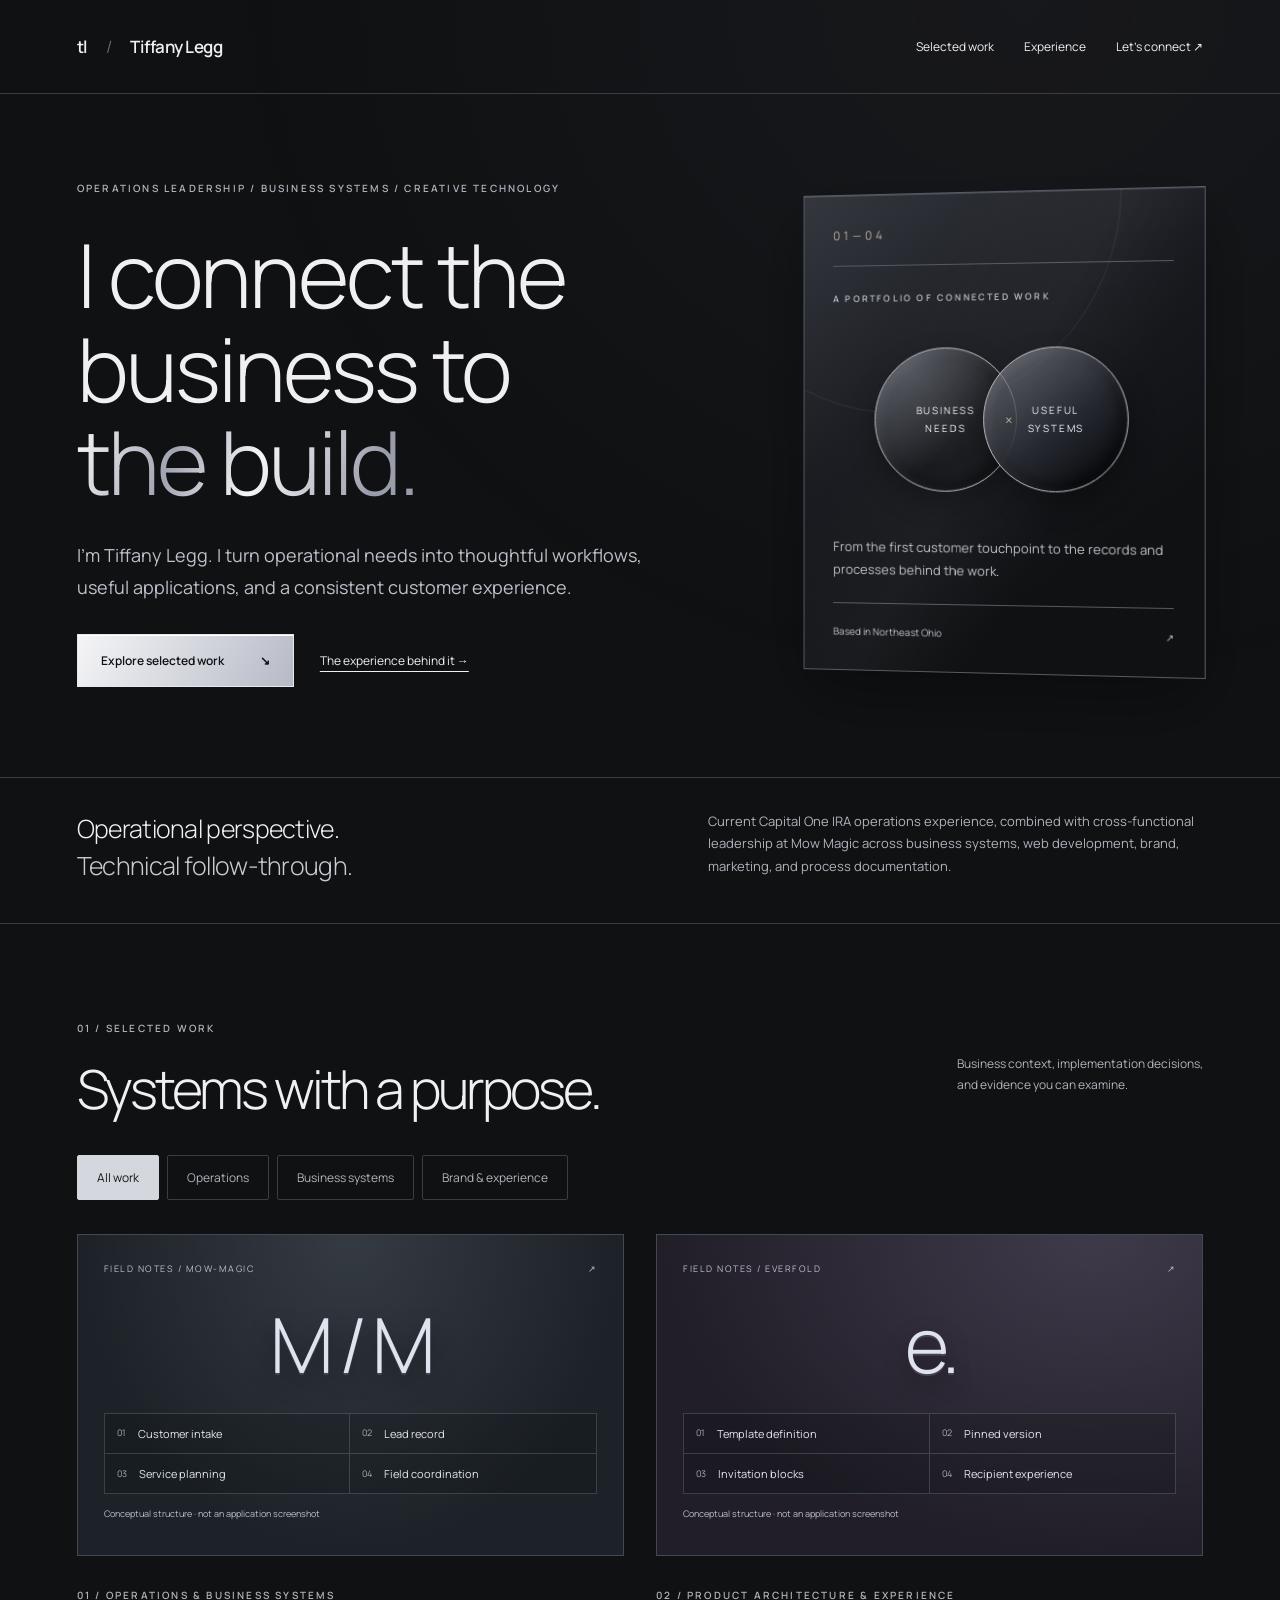
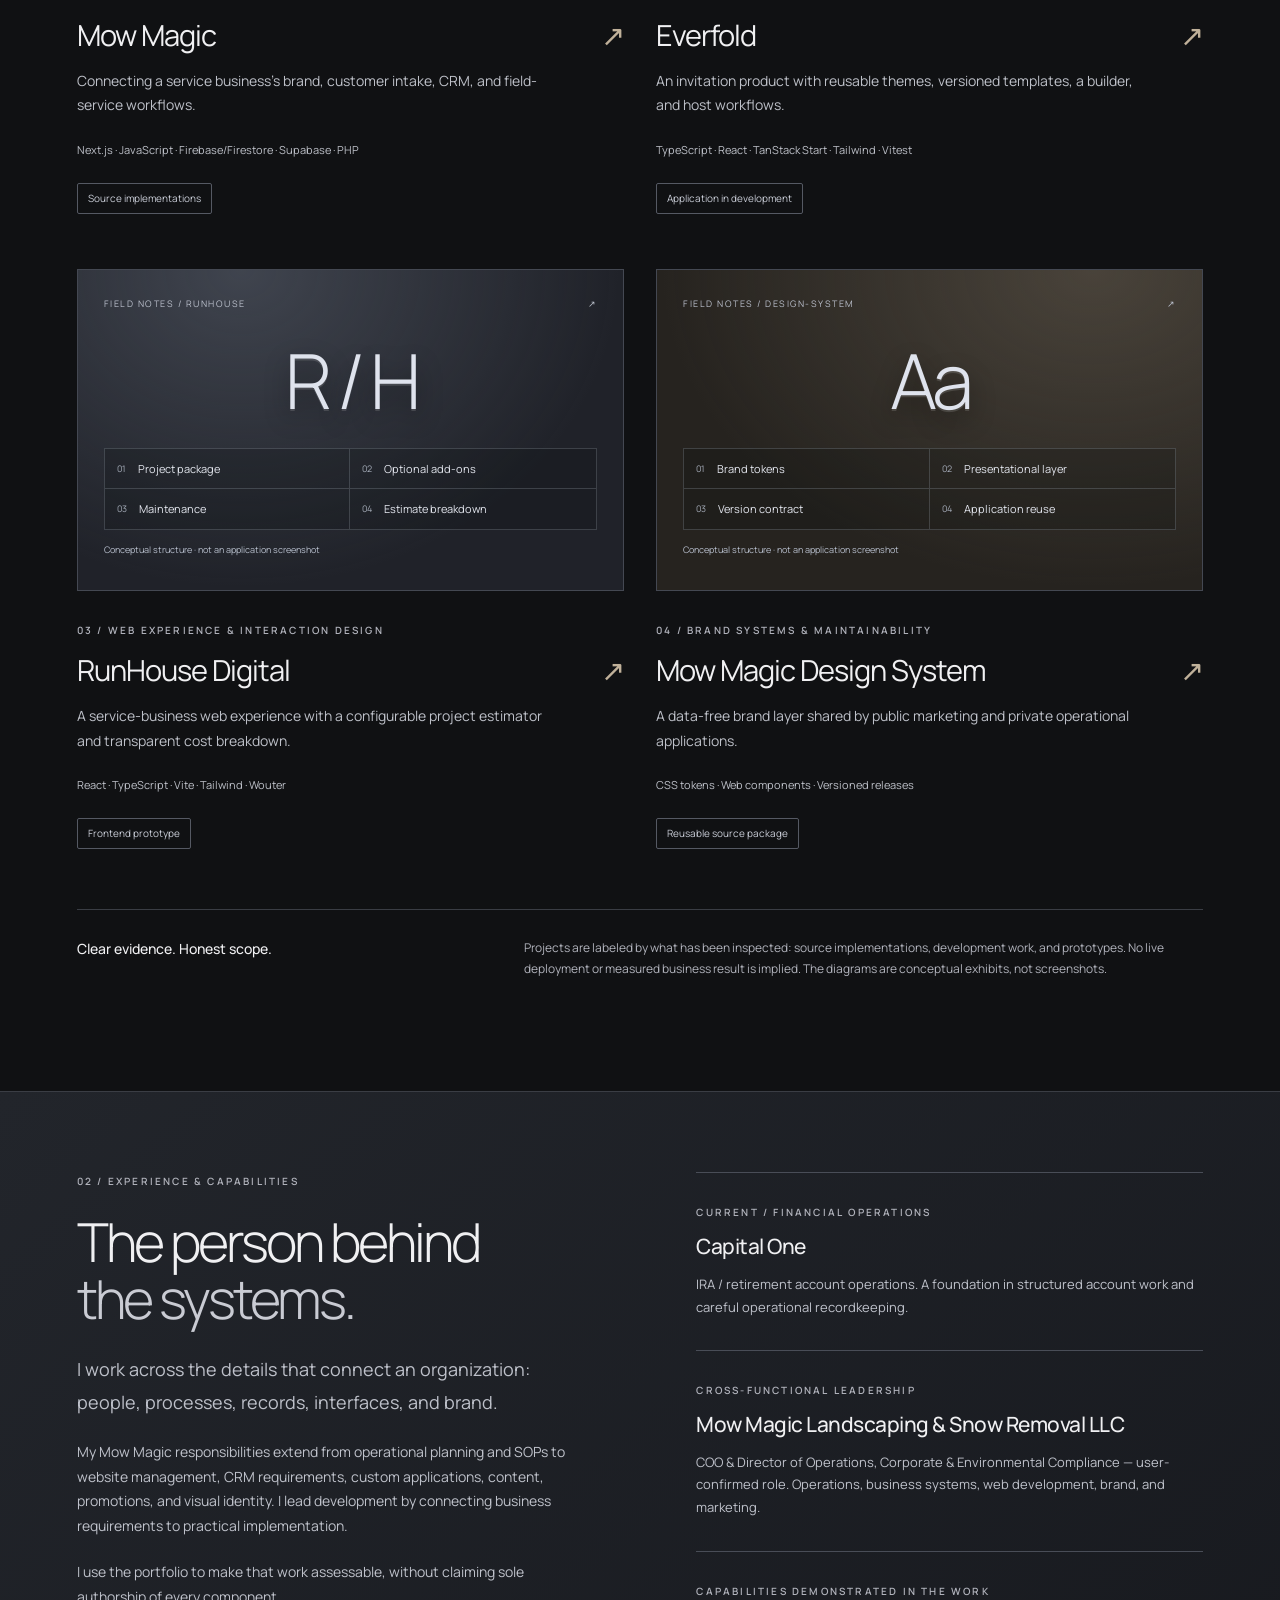
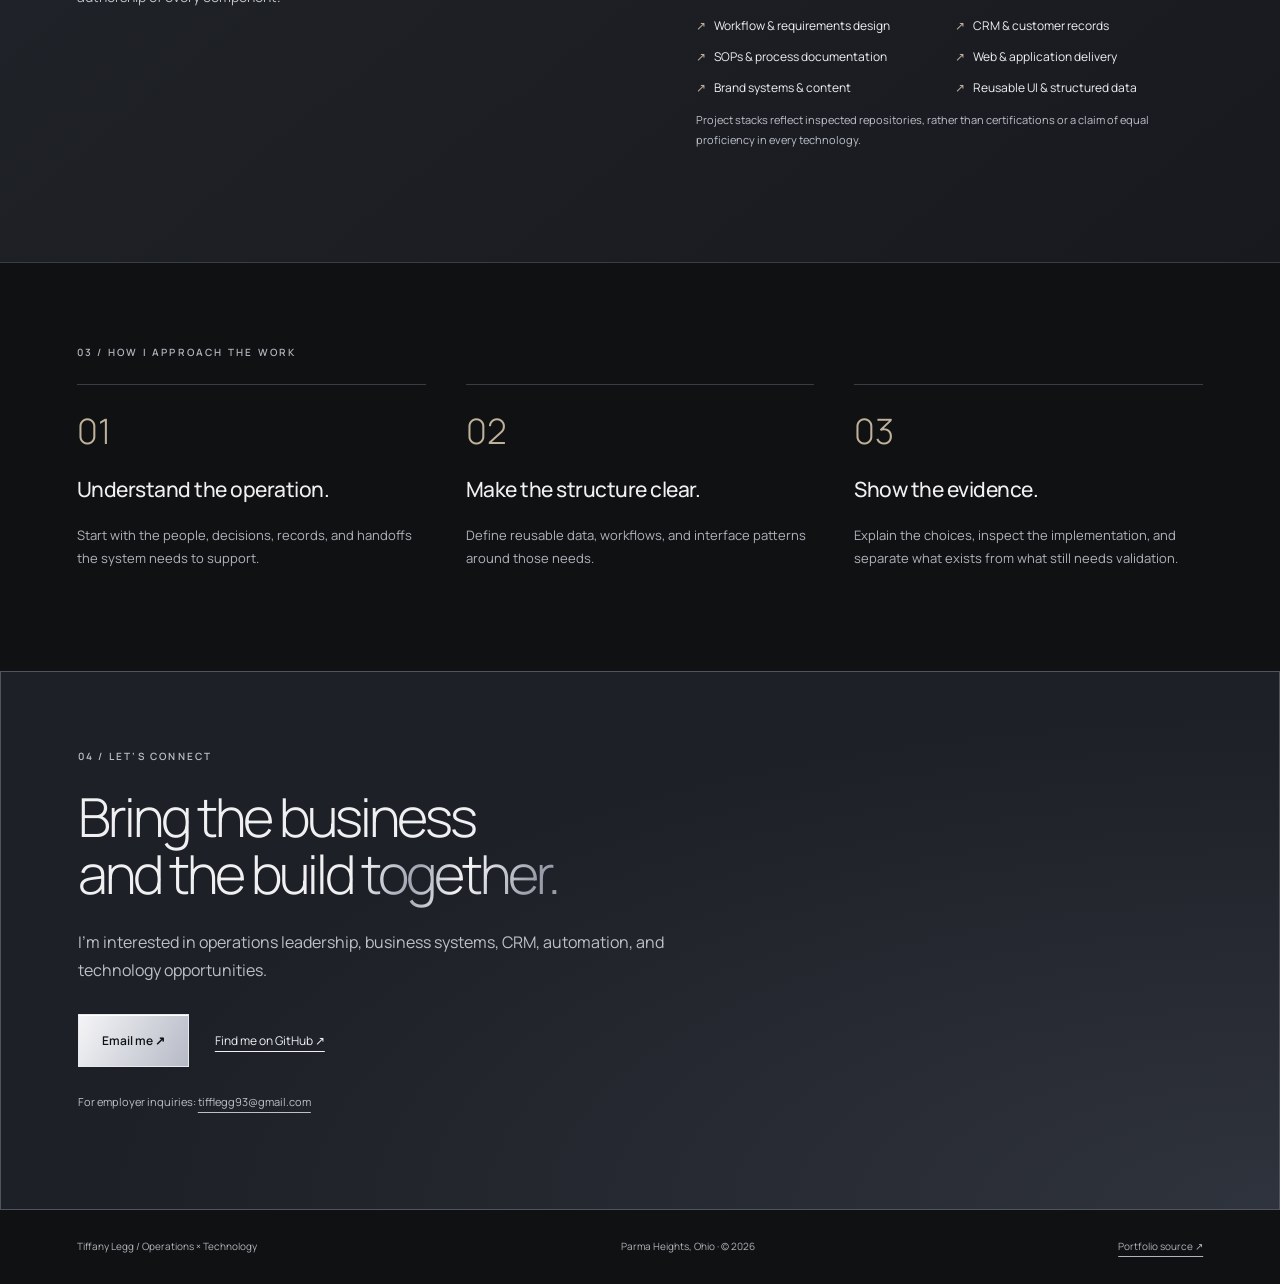
<file: docs/index.html>
<!doctype html><html lang="en"><head><meta charset="utf-8"><meta name="viewport" content="width=device-width,initial-scale=1"><meta name="description" content="Operations leadership, business systems, web development, and brand work by Tiffany Legg. Explore evidence-backed project case studies."><meta name="theme-color" content="#101113"><meta property="og:title" content="Tiffany Legg — Operations &amp; Business Systems"><meta property="og:description" content="Operations leadership, business systems, web development, and brand work by Tiffany Legg. Explore evidence-backed project case studies."><meta property="og:type" content="website"><title>Tiffany Legg — Operations &amp; Business Systems</title><link rel="icon" href="assets/mark.svg" type="image/svg+xml"><link rel="stylesheet" href="assets/style.css"><script src="assets/site.js" defer></script></head><body><a class="skip" href="#main">Skip to content</a><header><a class="wordmark" href="index.html" aria-label="Tiffany Legg home">tl<span> / </span>Tiffany Legg</a><nav aria-label="Main navigation"><a href="index.html#work">Selected work</a><a href="index.html#about">Experience</a><a href="index.html#contact">Let’s connect ↗</a></nav></header><main id="main"><section class="hero"><div><p class="eyebrow">Operations leadership / Business systems / Creative technology</p><h1>I connect the<br>business to<br><em>the build.</em></h1><p class="lead">I’m Tiffany Legg. I turn operational needs into thoughtful workflows, useful applications, and a consistent customer experience.</p><div class="actions"><a class="button" href="#work">Explore selected work <span>↘</span></a><a class="text-link" href="#about">The experience behind it →</a></div></div><aside class="hero-note"><span class="note-number">01—04</span><p class="eyebrow">A portfolio of connected work</p><div class="orbit"><span>BUSINESS<br>NEEDS</span><b>×</b><span>USEFUL<br>SYSTEMS</span></div><p>From the first customer touchpoint to the records and processes behind the work.</p><div class="note-line"><span>Based in Northeast Ohio</span><span>↗</span></div></aside></section><section class="intro-band"><p>Operational perspective.<br><em>Technical follow-through.</em></p><p>Current Capital One IRA operations experience, combined with cross-functional leadership at Mow Magic across business systems, web development, brand, marketing, and process documentation.</p></section><section id="work" class="work"><div class="section-heading"><div><p class="eyebrow">01 / Selected work</p><h2>Systems with a purpose.</h2></div><p>Business context, implementation decisions,<br>and evidence you can examine.</p></div><div class="filters" hidden role="group" aria-label="Filter projects"><button aria-pressed="true" data-filter="all">All work</button><button aria-pressed="false" data-filter="operations">Operations</button><button aria-pressed="false" data-filter="systems">Business systems</button><button aria-pressed="false" data-filter="design">Brand & experience</button></div><p id="filter-result" class="sr-only" aria-live="polite"></p><div class="projects"><article class="project" data-tags="operations systems design"><a class="project-art" href="work/mow-magic/index.html" aria-label="Read Mow Magic case study"><div class="system-map mow-magic" aria-label="Conceptual project structure"><div class="map-top"><span>FIELD NOTES / MOW-MAGIC</span><span>↗</span></div><div class="map-mark">M / M</div><div class="map-nodes"><span><i>01</i>Customer intake</span><span><i>02</i>Lead record</span><span><i>03</i>Service planning</span><span><i>04</i>Field coordination</span></div><small>Conceptual structure · not an application screenshot</small></div></a><div class="project-info"><span class="eyebrow">01 / Operations &amp; business systems</span><h3><a href="work/mow-magic/index.html">Mow Magic <span>↗</span></a></h3><p>Connecting a service business’s brand, customer intake, CRM, and field-service workflows.</p><p class="micro">Next.js · JavaScript · Firebase/Firestore · Supabase · PHP</p><span class="status">Source implementations</span></div></article><article class="project" data-tags="systems design"><a class="project-art" href="work/everfold/index.html" aria-label="Read Everfold case study"><div class="system-map everfold" aria-label="Conceptual project structure"><div class="map-top"><span>FIELD NOTES / EVERFOLD</span><span>↗</span></div><div class="map-mark">e.</div><div class="map-nodes"><span><i>01</i>Template definition</span><span><i>02</i>Pinned version</span><span><i>03</i>Invitation blocks</span><span><i>04</i>Recipient experience</span></div><small>Conceptual structure · not an application screenshot</small></div></a><div class="project-info"><span class="eyebrow">02 / Product architecture &amp; experience</span><h3><a href="work/everfold/index.html">Everfold <span>↗</span></a></h3><p>An invitation product with reusable themes, versioned templates, a builder, and host workflows.</p><p class="micro">TypeScript · React · TanStack Start · Tailwind · Vitest</p><span class="status">Application in development</span></div></article><article class="project" data-tags="design systems"><a class="project-art" href="work/runhouse/index.html" aria-label="Read RunHouse Digital case study"><div class="system-map runhouse" aria-label="Conceptual project structure"><div class="map-top"><span>FIELD NOTES / RUNHOUSE</span><span>↗</span></div><div class="map-mark">R / H</div><div class="map-nodes"><span><i>01</i>Project package</span><span><i>02</i>Optional add-ons</span><span><i>03</i>Maintenance</span><span><i>04</i>Estimate breakdown</span></div><small>Conceptual structure · not an application screenshot</small></div></a><div class="project-info"><span class="eyebrow">03 / Web experience &amp; interaction design</span><h3><a href="work/runhouse/index.html">RunHouse Digital <span>↗</span></a></h3><p>A service-business web experience with a configurable project estimator and transparent cost breakdown.</p><p class="micro">React · TypeScript · Vite · Tailwind · Wouter</p><span class="status">Frontend prototype</span></div></article><article class="project" data-tags="design systems"><a class="project-art" href="work/design-system/index.html" aria-label="Read Mow Magic Design System case study"><div class="system-map design-system" aria-label="Conceptual project structure"><div class="map-top"><span>FIELD NOTES / DESIGN-SYSTEM</span><span>↗</span></div><div class="map-mark">Aa</div><div class="map-nodes"><span><i>01</i>Brand tokens</span><span><i>02</i>Presentational layer</span><span><i>03</i>Version contract</span><span><i>04</i>Application reuse</span></div><small>Conceptual structure · not an application screenshot</small></div></a><div class="project-info"><span class="eyebrow">04 / Brand systems &amp; maintainability</span><h3><a href="work/design-system/index.html">Mow Magic Design System <span>↗</span></a></h3><p>A data-free brand layer shared by public marketing and private operational applications.</p><p class="micro">CSS tokens · Web components · Versioned releases</p><span class="status">Reusable source package</span></div></article></div><div class="evidence-note"><strong>Clear evidence. Honest scope.</strong><p>Projects are labeled by what has been inspected: source implementations, development work, and prototypes. No live deployment or measured business result is implied. The diagrams are conceptual exhibits, not screenshots.</p></div></section><section id="about" class="about"><div><p class="eyebrow">02 / Experience & capabilities</p><h2>The person behind<br><em>the systems.</em></h2><p class="lead">I work across the details that connect an organization: people, processes, records, interfaces, and brand.</p><p>My Mow Magic responsibilities extend from operational planning and SOPs to website management, CRM requirements, custom applications, content, promotions, and visual identity. I lead development by connecting business requirements to practical implementation.</p><p>I use the portfolio to make that work assessable, without claiming sole authorship of every component.</p></div><div class="experience"><section><span class="eyebrow">Current / Financial operations</span><h3>Capital One</h3><p>IRA / retirement account operations. A foundation in structured account work and careful operational recordkeeping.</p></section><section><span class="eyebrow">Cross-functional leadership</span><h3>Mow Magic Landscaping & Snow Removal LLC</h3><p>COO & Director of Operations, Corporate & Environmental Compliance — user-confirmed role. Operations, business systems, web development, brand, and marketing.</p></section><section><span class="eyebrow">Capabilities demonstrated in the work</span><ul class="skills"><li>Workflow & requirements design</li><li>CRM & customer records</li><li>SOPs & process documentation</li><li>Web & application delivery</li><li>Brand systems & content</li><li>Reusable UI & structured data</li></ul><p class="micro">Project stacks reflect inspected repositories, rather than certifications or a claim of equal proficiency in every technology.</p></section></div></section><section class="method"><p class="eyebrow">03 / How I approach the work</p><div class="method-grid"><div><span>01</span><h3>Understand the operation.</h3><p>Start with the people, decisions, records, and handoffs the system needs to support.</p></div><div><span>02</span><h3>Make the structure clear.</h3><p>Define reusable data, workflows, and interface patterns around those needs.</p></div><div><span>03</span><h3>Show the evidence.</h3><p>Explain the choices, inspect the implementation, and separate what exists from what still needs validation.</p></div></div></section><section id="contact" class="contact"><p class="eyebrow">04 / Let’s connect</p><h2>Bring the business<br>and the build <em>together.</em></h2><p>I’m interested in operations leadership, business systems, CRM, automation, and technology opportunities.</p><div class="actions"><a class="button" href="mailto:tifflegg93@gmail.com">Email me ↗</a><a class="text-link" href="https://github.com/Ladybugverse">Find me on GitHub ↗</a></div><p class="micro">For employer inquiries: <a href="mailto:tifflegg93@gmail.com">tifflegg93@gmail.com</a></p></section></main><footer><span>Tiffany Legg / Operations × Technology</span><span>Parma Heights, Ohio · © 2026</span><a href="https://github.com/Ladybugverse/personal-website">Portfolio source ↗</a></footer></body></html>
</file>
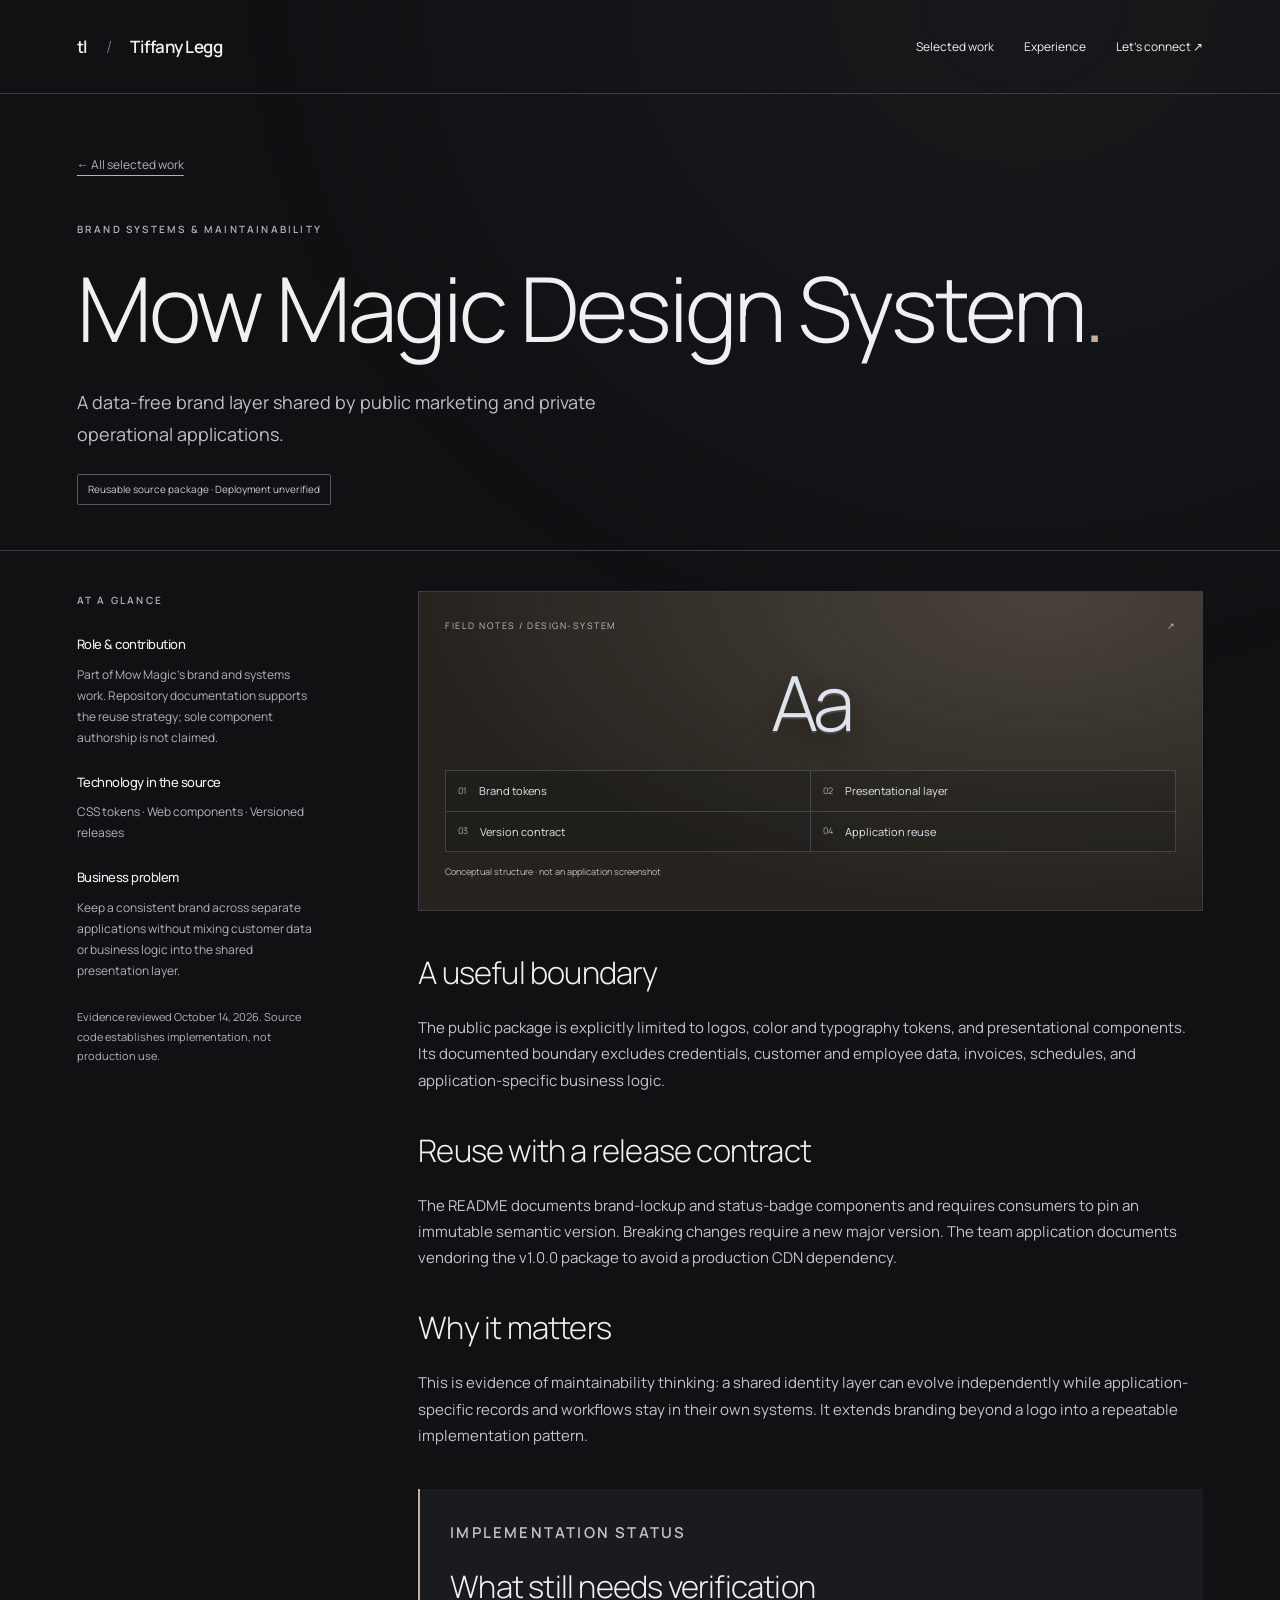
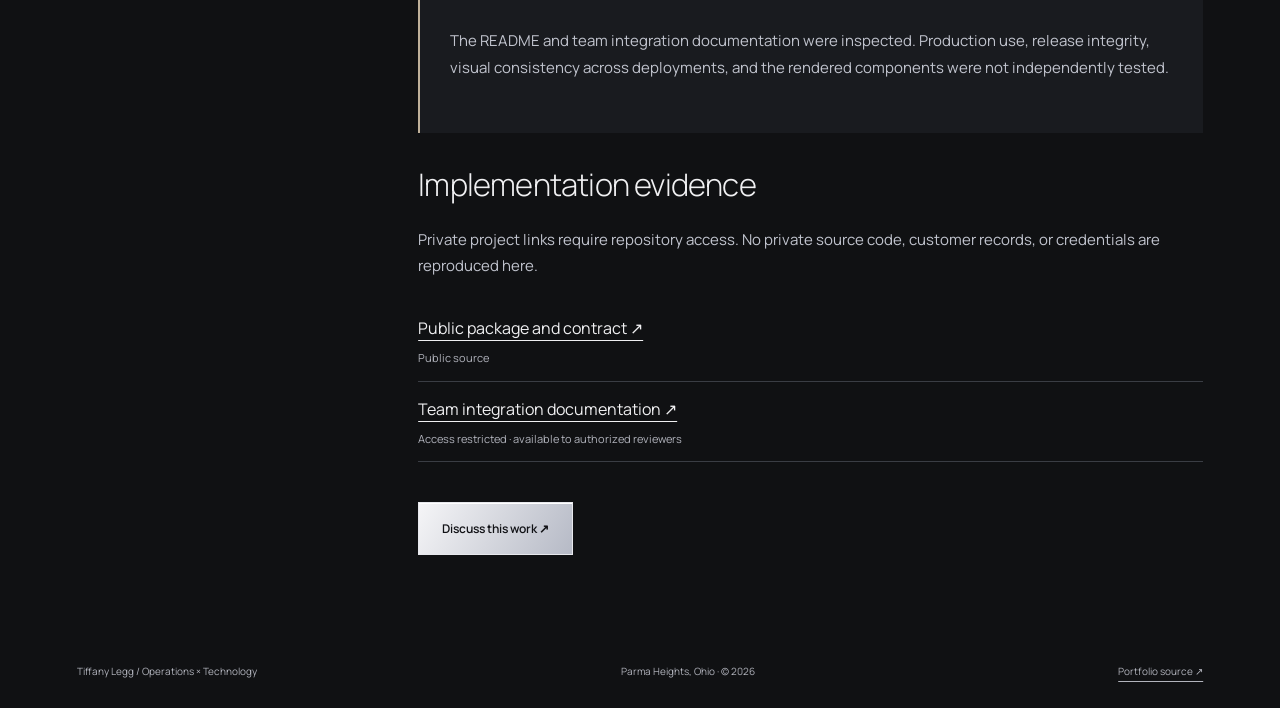
<file: docs/work/design-system/index.html>
<!doctype html><html lang="en"><head><meta charset="utf-8"><meta name="viewport" content="width=device-width,initial-scale=1"><meta name="description" content="A data-free brand layer shared by public marketing and private operational applications."><meta name="theme-color" content="#101113"><meta property="og:title" content="Mow Magic Design System — Tiffany Legg"><meta property="og:description" content="A data-free brand layer shared by public marketing and private operational applications."><meta property="og:type" content="website"><title>Mow Magic Design System — Tiffany Legg</title><link rel="icon" href="../../assets/mark.svg" type="image/svg+xml"><link rel="stylesheet" href="../../assets/style.css"><script src="../../assets/site.js" defer></script></head><body><a class="skip" href="#main">Skip to content</a><header><a class="wordmark" href="../../index.html" aria-label="Tiffany Legg home">tl<span> / </span>Tiffany Legg</a><nav aria-label="Main navigation"><a href="../../index.html#work">Selected work</a><a href="../../index.html#about">Experience</a><a href="../../index.html#contact">Let’s connect ↗</a></nav></header><main id="main"><div class="case-hero"><a class="back" href="../../index.html#work">← All selected work</a><p class="eyebrow">Brand systems &amp; maintainability</p><h1>Mow Magic Design System<span class="period">.</span></h1><p class="lead">A data-free brand layer shared by public marketing and private operational applications.</p><span class="status">Reusable source package · Deployment unverified</span></div><div class="case-grid"><aside><h2 class="eyebrow">At a glance</h2><h3>Role & contribution</h3><p>Part of Mow Magic’s brand and systems work. Repository documentation supports the reuse strategy; sole component authorship is not claimed.</p><h3>Technology in the source</h3><p>CSS tokens · Web components · Versioned releases</p><h3>Business problem</h3><p>Keep a consistent brand across separate applications without mixing customer data or business logic into the shared presentation layer.</p><p class="micro">Evidence reviewed October 14, 2026. Source code establishes implementation, not production use.</p></aside><article><div class="system-map design-system" aria-label="Conceptual project structure"><div class="map-top"><span>FIELD NOTES / DESIGN-SYSTEM</span><span>↗</span></div><div class="map-mark">Aa</div><div class="map-nodes"><span><i>01</i>Brand tokens</span><span><i>02</i>Presentational layer</span><span><i>03</i>Version contract</span><span><i>04</i>Application reuse</span></div><small>Conceptual structure · not an application screenshot</small></div><section class="prose"><h2>A useful boundary</h2><p>The public package is explicitly limited to logos, color and typography tokens, and presentational components. Its documented boundary excludes credentials, customer and employee data, invoices, schedules, and application-specific business logic.</p></section><section class="prose"><h2>Reuse with a release contract</h2><p>The README documents brand-lockup and status-badge components and requires consumers to pin an immutable semantic version. Breaking changes require a new major version. The team application documents vendoring the v1.0.0 package to avoid a production CDN dependency.</p></section><section class="prose"><h2>Why it matters</h2><p>This is evidence of maintainability thinking: a shared identity layer can evolve independently while application-specific records and workflows stay in their own systems. It extends branding beyond a logo into a repeatable implementation pattern.</p></section><section class="boundary"><p class="eyebrow">Implementation status</p><h2>What still needs verification</h2><p>The README and team integration documentation were inspected. Production use, release integrity, visual consistency across deployments, and the rendered components were not independently tested.</p></section><section class="prose"><h2>Implementation evidence</h2><p>Private project links require repository access. No private source code, customer records, or credentials are reproduced here.</p><ul class="evidence"><li><a href="https://github.com/Ladybugverse/mow-magic-design-system/blob/main/README.md">Public package and contract ↗</a><small>Public source</small></li><li><a href="https://github.com/Ladybugverse/mow-magic-team-system/blob/main/README.md">Team integration documentation ↗</a><small>Access restricted · available to authorized reviewers</small></li></ul></section><a class="button" href="../../index.html#contact">Discuss this work ↗</a></article></div></main><footer><span>Tiffany Legg / Operations × Technology</span><span>Parma Heights, Ohio · © 2026</span><a href="https://github.com/Ladybugverse/personal-website">Portfolio source ↗</a></footer></body></html>
</file>
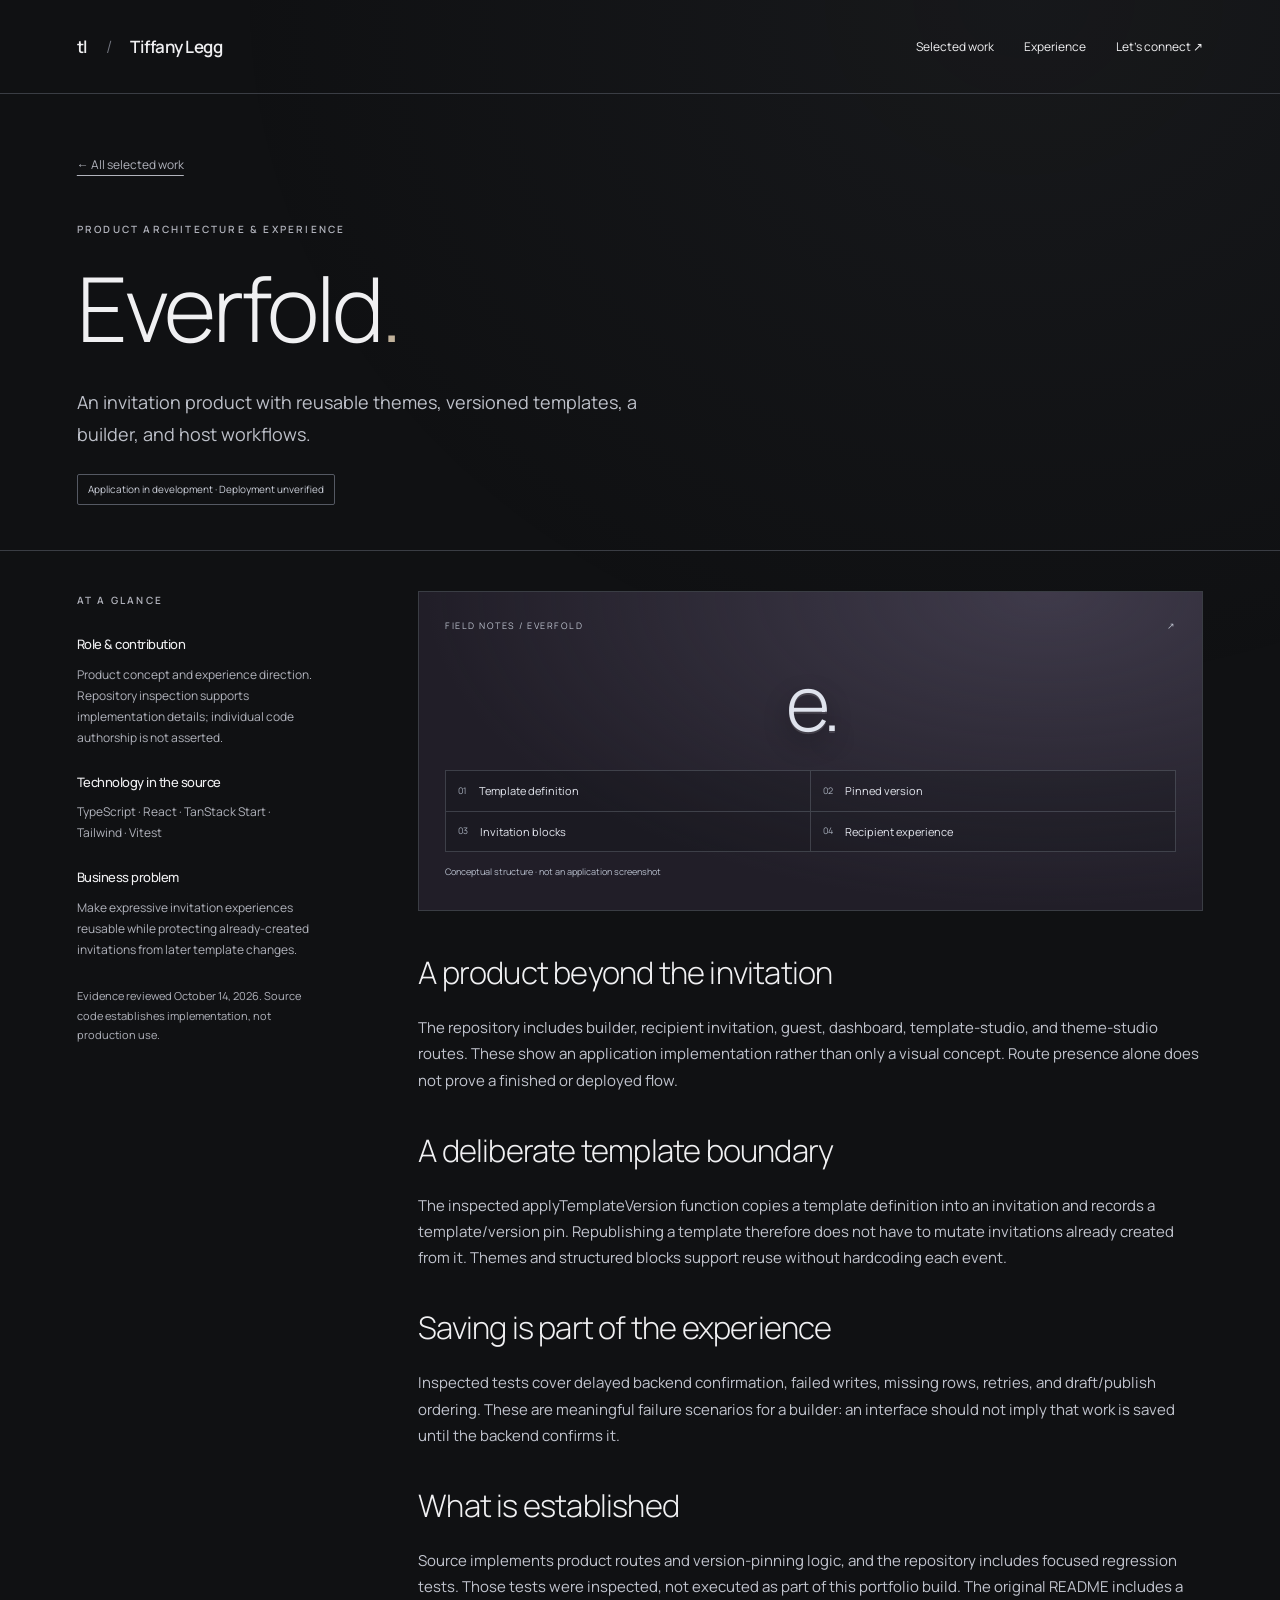
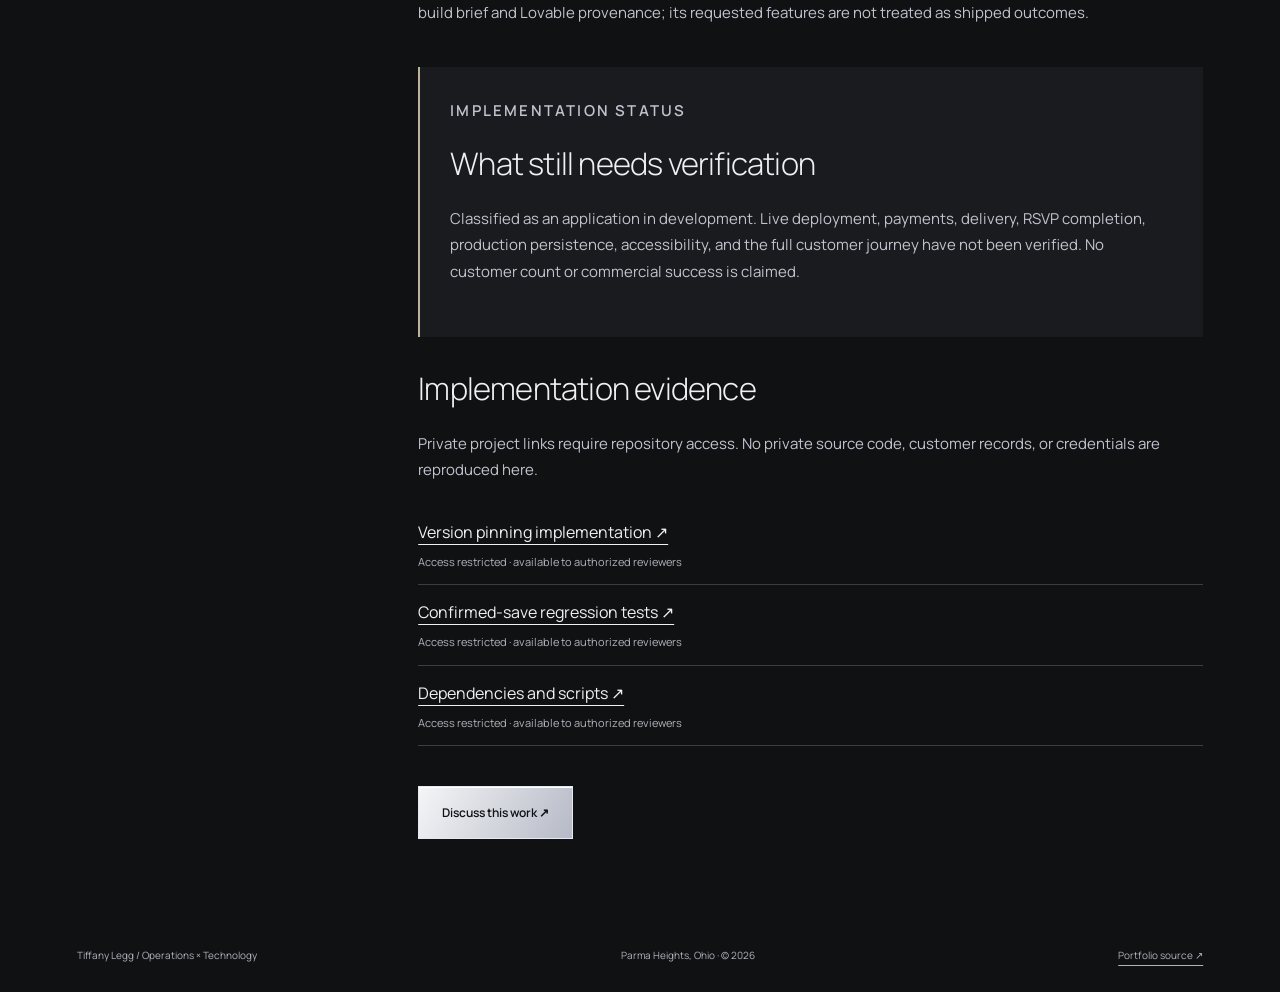
<file: docs/work/everfold/index.html>
<!doctype html><html lang="en"><head><meta charset="utf-8"><meta name="viewport" content="width=device-width,initial-scale=1"><meta name="description" content="An invitation product with reusable themes, versioned templates, a builder, and host workflows."><meta name="theme-color" content="#101113"><meta property="og:title" content="Everfold — Tiffany Legg"><meta property="og:description" content="An invitation product with reusable themes, versioned templates, a builder, and host workflows."><meta property="og:type" content="website"><title>Everfold — Tiffany Legg</title><link rel="icon" href="../../assets/mark.svg" type="image/svg+xml"><link rel="stylesheet" href="../../assets/style.css"><script src="../../assets/site.js" defer></script></head><body><a class="skip" href="#main">Skip to content</a><header><a class="wordmark" href="../../index.html" aria-label="Tiffany Legg home">tl<span> / </span>Tiffany Legg</a><nav aria-label="Main navigation"><a href="../../index.html#work">Selected work</a><a href="../../index.html#about">Experience</a><a href="../../index.html#contact">Let’s connect ↗</a></nav></header><main id="main"><div class="case-hero"><a class="back" href="../../index.html#work">← All selected work</a><p class="eyebrow">Product architecture &amp; experience</p><h1>Everfold<span class="period">.</span></h1><p class="lead">An invitation product with reusable themes, versioned templates, a builder, and host workflows.</p><span class="status">Application in development · Deployment unverified</span></div><div class="case-grid"><aside><h2 class="eyebrow">At a glance</h2><h3>Role & contribution</h3><p>Product concept and experience direction. Repository inspection supports implementation details; individual code authorship is not asserted.</p><h3>Technology in the source</h3><p>TypeScript · React · TanStack Start · Tailwind · Vitest</p><h3>Business problem</h3><p>Make expressive invitation experiences reusable while protecting already-created invitations from later template changes.</p><p class="micro">Evidence reviewed October 14, 2026. Source code establishes implementation, not production use.</p></aside><article><div class="system-map everfold" aria-label="Conceptual project structure"><div class="map-top"><span>FIELD NOTES / EVERFOLD</span><span>↗</span></div><div class="map-mark">e.</div><div class="map-nodes"><span><i>01</i>Template definition</span><span><i>02</i>Pinned version</span><span><i>03</i>Invitation blocks</span><span><i>04</i>Recipient experience</span></div><small>Conceptual structure · not an application screenshot</small></div><section class="prose"><h2>A product beyond the invitation</h2><p>The repository includes builder, recipient invitation, guest, dashboard, template-studio, and theme-studio routes. These show an application implementation rather than only a visual concept. Route presence alone does not prove a finished or deployed flow.</p></section><section class="prose"><h2>A deliberate template boundary</h2><p>The inspected applyTemplateVersion function copies a template definition into an invitation and records a template/version pin. Republishing a template therefore does not have to mutate invitations already created from it. Themes and structured blocks support reuse without hardcoding each event.</p></section><section class="prose"><h2>Saving is part of the experience</h2><p>Inspected tests cover delayed backend confirmation, failed writes, missing rows, retries, and draft/publish ordering. These are meaningful failure scenarios for a builder: an interface should not imply that work is saved until the backend confirms it.</p></section><section class="prose"><h2>What is established</h2><p>Source implements product routes and version-pinning logic, and the repository includes focused regression tests. Those tests were inspected, not executed as part of this portfolio build. The original README includes a build brief and Lovable provenance; its requested features are not treated as shipped outcomes.</p></section><section class="boundary"><p class="eyebrow">Implementation status</p><h2>What still needs verification</h2><p>Classified as an application in development. Live deployment, payments, delivery, RSVP completion, production persistence, accessibility, and the full customer journey have not been verified. No customer count or commercial success is claimed.</p></section><section class="prose"><h2>Implementation evidence</h2><p>Private project links require repository access. No private source code, customer records, or credentials are reproduced here.</p><ul class="evidence"><li><a href="https://github.com/Ladybugverse/everfold-invites/blob/main/src/lib/templates/apply.ts">Version pinning implementation ↗</a><small>Access restricted · available to authorized reviewers</small></li><li><a href="https://github.com/Ladybugverse/everfold-invites/blob/main/src/lib/invitations/confirmed-save.test.ts">Confirmed-save regression tests ↗</a><small>Access restricted · available to authorized reviewers</small></li><li><a href="https://github.com/Ladybugverse/everfold-invites/blob/main/package.json">Dependencies and scripts ↗</a><small>Access restricted · available to authorized reviewers</small></li></ul></section><a class="button" href="../../index.html#contact">Discuss this work ↗</a></article></div></main><footer><span>Tiffany Legg / Operations × Technology</span><span>Parma Heights, Ohio · © 2026</span><a href="https://github.com/Ladybugverse/personal-website">Portfolio source ↗</a></footer></body></html>
</file>
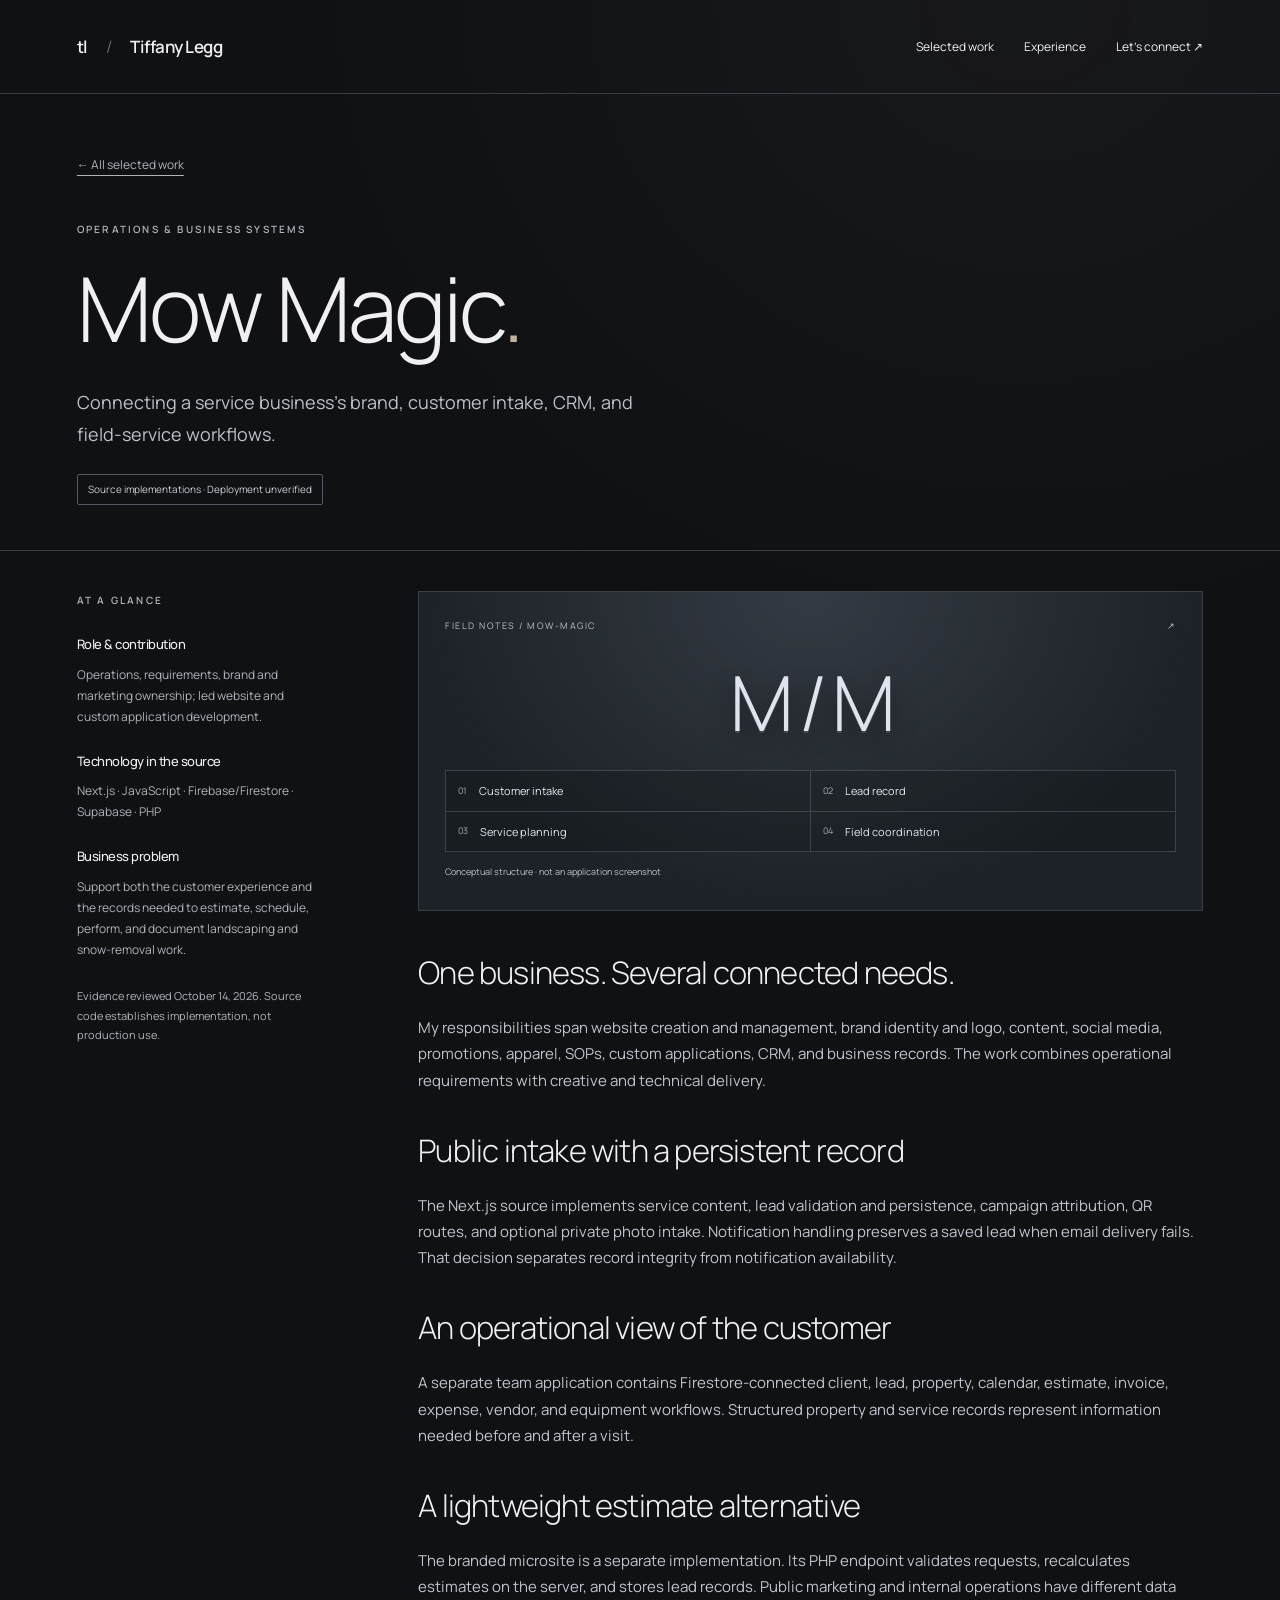
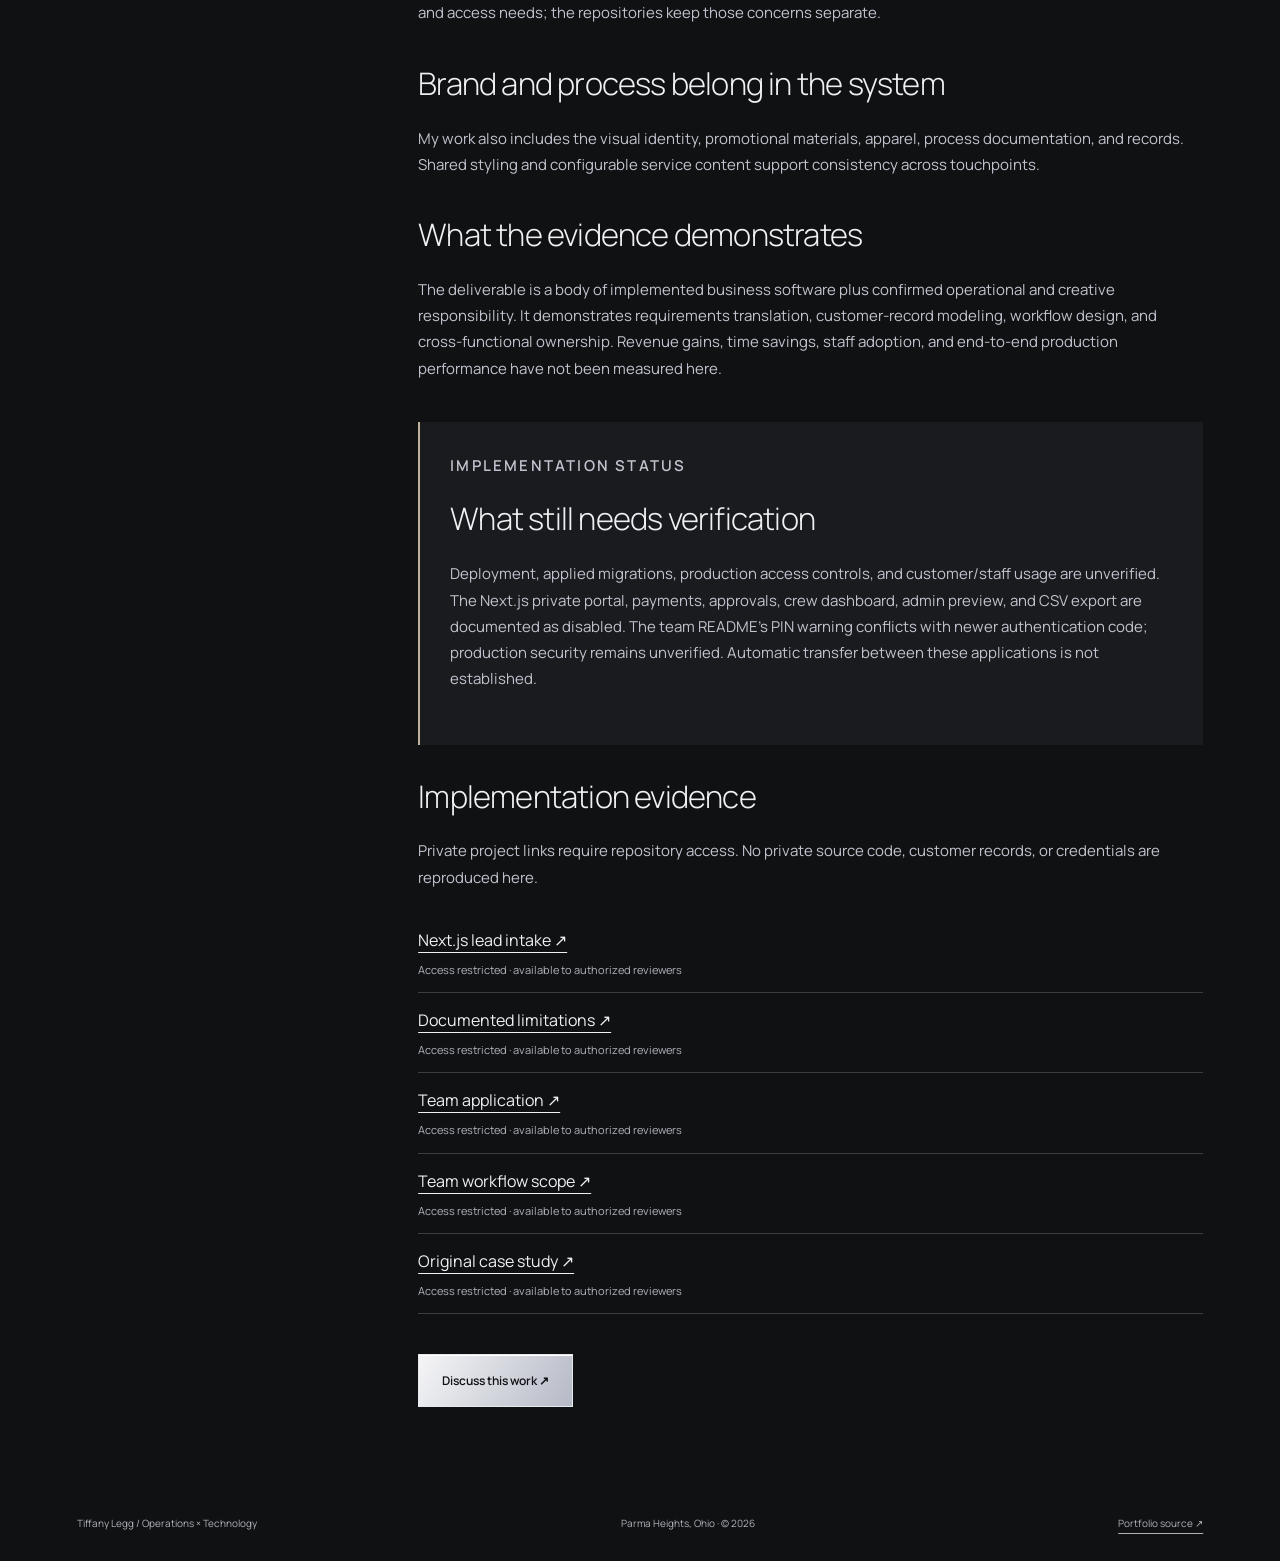
<file: docs/work/mow-magic/index.html>
<!doctype html><html lang="en"><head><meta charset="utf-8"><meta name="viewport" content="width=device-width,initial-scale=1"><meta name="description" content="Connecting a service business’s brand, customer intake, CRM, and field-service workflows."><meta name="theme-color" content="#101113"><meta property="og:title" content="Mow Magic — Tiffany Legg"><meta property="og:description" content="Connecting a service business’s brand, customer intake, CRM, and field-service workflows."><meta property="og:type" content="website"><title>Mow Magic — Tiffany Legg</title><link rel="icon" href="../../assets/mark.svg" type="image/svg+xml"><link rel="stylesheet" href="../../assets/style.css"><script src="../../assets/site.js" defer></script></head><body><a class="skip" href="#main">Skip to content</a><header><a class="wordmark" href="../../index.html" aria-label="Tiffany Legg home">tl<span> / </span>Tiffany Legg</a><nav aria-label="Main navigation"><a href="../../index.html#work">Selected work</a><a href="../../index.html#about">Experience</a><a href="../../index.html#contact">Let’s connect ↗</a></nav></header><main id="main"><div class="case-hero"><a class="back" href="../../index.html#work">← All selected work</a><p class="eyebrow">Operations &amp; business systems</p><h1>Mow Magic<span class="period">.</span></h1><p class="lead">Connecting a service business’s brand, customer intake, CRM, and field-service workflows.</p><span class="status">Source implementations · Deployment unverified</span></div><div class="case-grid"><aside><h2 class="eyebrow">At a glance</h2><h3>Role & contribution</h3><p>Operations, requirements, brand and marketing ownership; led website and custom application development.</p><h3>Technology in the source</h3><p>Next.js · JavaScript · Firebase/Firestore · Supabase · PHP</p><h3>Business problem</h3><p>Support both the customer experience and the records needed to estimate, schedule, perform, and document landscaping and snow-removal work.</p><p class="micro">Evidence reviewed October 14, 2026. Source code establishes implementation, not production use.</p></aside><article><div class="system-map mow-magic" aria-label="Conceptual project structure"><div class="map-top"><span>FIELD NOTES / MOW-MAGIC</span><span>↗</span></div><div class="map-mark">M / M</div><div class="map-nodes"><span><i>01</i>Customer intake</span><span><i>02</i>Lead record</span><span><i>03</i>Service planning</span><span><i>04</i>Field coordination</span></div><small>Conceptual structure · not an application screenshot</small></div><section class="prose"><h2>One business. Several connected needs.</h2><p>My responsibilities span website creation and management, brand identity and logo, content, social media, promotions, apparel, SOPs, custom applications, CRM, and business records. The work combines operational requirements with creative and technical delivery.</p></section><section class="prose"><h2>Public intake with a persistent record</h2><p>The Next.js source implements service content, lead validation and persistence, campaign attribution, QR routes, and optional private photo intake. Notification handling preserves a saved lead when email delivery fails. That decision separates record integrity from notification availability.</p></section><section class="prose"><h2>An operational view of the customer</h2><p>A separate team application contains Firestore-connected client, lead, property, calendar, estimate, invoice, expense, vendor, and equipment workflows. Structured property and service records represent information needed before and after a visit.</p></section><section class="prose"><h2>A lightweight estimate alternative</h2><p>The branded microsite is a separate implementation. Its PHP endpoint validates requests, recalculates estimates on the server, and stores lead records. Public marketing and internal operations have different data and access needs; the repositories keep those concerns separate.</p></section><section class="prose"><h2>Brand and process belong in the system</h2><p>My work also includes the visual identity, promotional materials, apparel, process documentation, and records. Shared styling and configurable service content support consistency across touchpoints.</p></section><section class="prose"><h2>What the evidence demonstrates</h2><p>The deliverable is a body of implemented business software plus confirmed operational and creative responsibility. It demonstrates requirements translation, customer-record modeling, workflow design, and cross-functional ownership. Revenue gains, time savings, staff adoption, and end-to-end production performance have not been measured here.</p></section><section class="boundary"><p class="eyebrow">Implementation status</p><h2>What still needs verification</h2><p>Deployment, applied migrations, production access controls, and customer/staff usage are unverified. The Next.js private portal, payments, approvals, crew dashboard, admin preview, and CSV export are documented as disabled. The team README’s PIN warning conflicts with newer authentication code; production security remains unverified. Automatic transfer between these applications is not established.</p></section><section class="prose"><h2>Implementation evidence</h2><p>Private project links require repository access. No private source code, customer records, or credentials are reproduced here.</p><ul class="evidence"><li><a href="https://github.com/Ladybugverse/mow_magic_site/blob/main/app/api/leads/route.ts">Next.js lead intake ↗</a><small>Access restricted · available to authorized reviewers</small></li><li><a href="https://github.com/Ladybugverse/mow_magic_site/blob/main/KNOWN_LIMITATIONS.md">Documented limitations ↗</a><small>Access restricted · available to authorized reviewers</small></li><li><a href="https://github.com/Ladybugverse/mow-magic-team-system/blob/main/public/index.html">Team application ↗</a><small>Access restricted · available to authorized reviewers</small></li><li><a href="https://github.com/Ladybugverse/mow-magic-team-system/blob/main/README.md">Team workflow scope ↗</a><small>Access restricted · available to authorized reviewers</small></li><li><a href="https://app.notion.com/p/f9f3acdf1d2445209d055a94815e8dc2">Original case study ↗</a><small>Access restricted · available to authorized reviewers</small></li></ul></section><a class="button" href="../../index.html#contact">Discuss this work ↗</a></article></div></main><footer><span>Tiffany Legg / Operations × Technology</span><span>Parma Heights, Ohio · © 2026</span><a href="https://github.com/Ladybugverse/personal-website">Portfolio source ↗</a></footer></body></html>
</file>
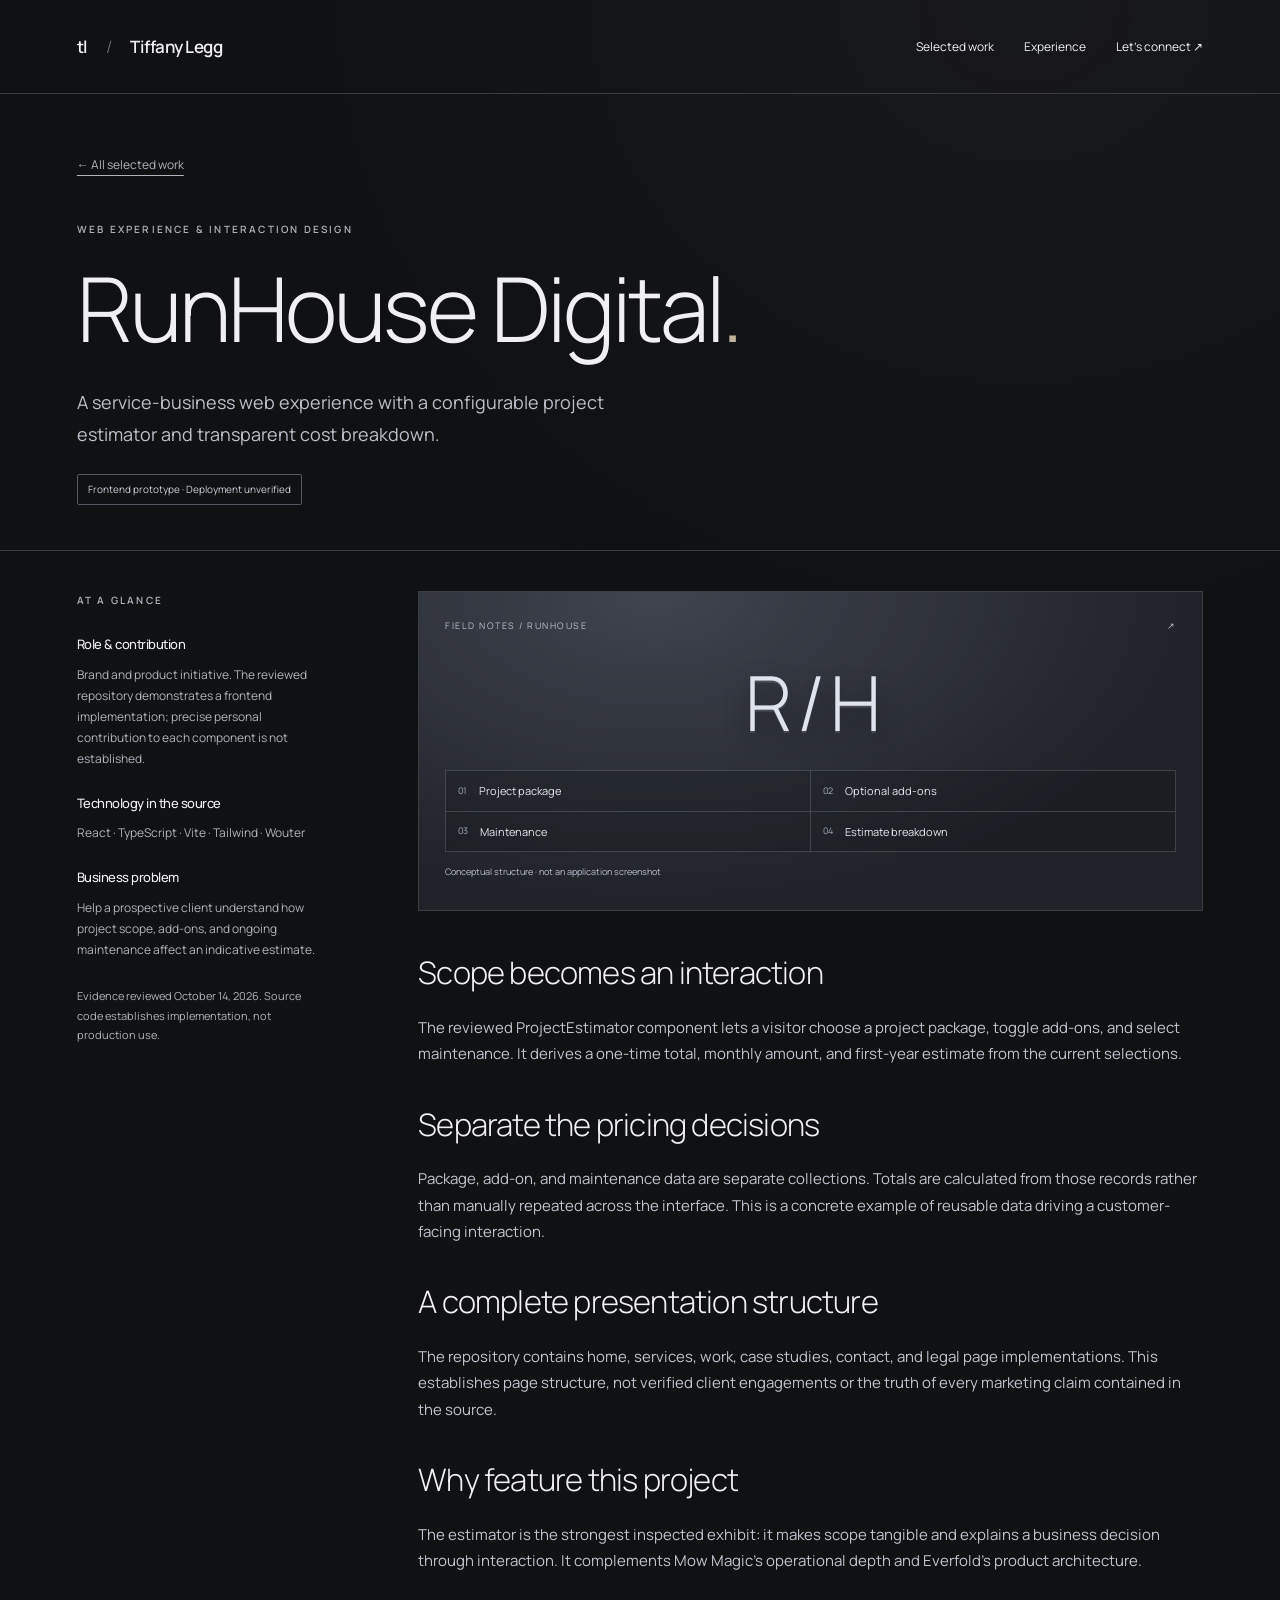
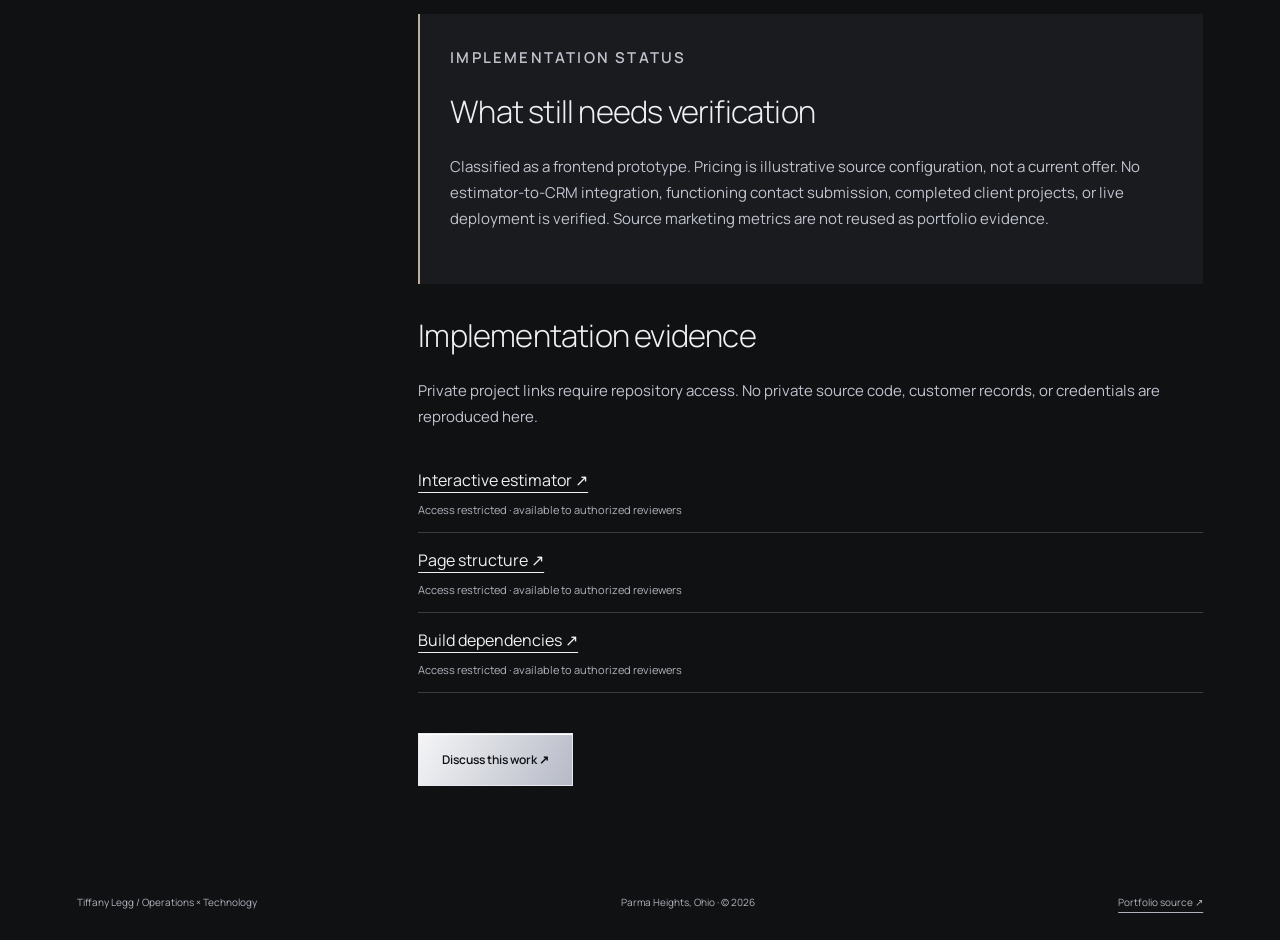
<file: docs/work/runhouse/index.html>
<!doctype html><html lang="en"><head><meta charset="utf-8"><meta name="viewport" content="width=device-width,initial-scale=1"><meta name="description" content="A service-business web experience with a configurable project estimator and transparent cost breakdown."><meta name="theme-color" content="#101113"><meta property="og:title" content="RunHouse Digital — Tiffany Legg"><meta property="og:description" content="A service-business web experience with a configurable project estimator and transparent cost breakdown."><meta property="og:type" content="website"><title>RunHouse Digital — Tiffany Legg</title><link rel="icon" href="../../assets/mark.svg" type="image/svg+xml"><link rel="stylesheet" href="../../assets/style.css"><script src="../../assets/site.js" defer></script></head><body><a class="skip" href="#main">Skip to content</a><header><a class="wordmark" href="../../index.html" aria-label="Tiffany Legg home">tl<span> / </span>Tiffany Legg</a><nav aria-label="Main navigation"><a href="../../index.html#work">Selected work</a><a href="../../index.html#about">Experience</a><a href="../../index.html#contact">Let’s connect ↗</a></nav></header><main id="main"><div class="case-hero"><a class="back" href="../../index.html#work">← All selected work</a><p class="eyebrow">Web experience &amp; interaction design</p><h1>RunHouse Digital<span class="period">.</span></h1><p class="lead">A service-business web experience with a configurable project estimator and transparent cost breakdown.</p><span class="status">Frontend prototype · Deployment unverified</span></div><div class="case-grid"><aside><h2 class="eyebrow">At a glance</h2><h3>Role & contribution</h3><p>Brand and product initiative. The reviewed repository demonstrates a frontend implementation; precise personal contribution to each component is not established.</p><h3>Technology in the source</h3><p>React · TypeScript · Vite · Tailwind · Wouter</p><h3>Business problem</h3><p>Help a prospective client understand how project scope, add-ons, and ongoing maintenance affect an indicative estimate.</p><p class="micro">Evidence reviewed October 14, 2026. Source code establishes implementation, not production use.</p></aside><article><div class="system-map runhouse" aria-label="Conceptual project structure"><div class="map-top"><span>FIELD NOTES / RUNHOUSE</span><span>↗</span></div><div class="map-mark">R / H</div><div class="map-nodes"><span><i>01</i>Project package</span><span><i>02</i>Optional add-ons</span><span><i>03</i>Maintenance</span><span><i>04</i>Estimate breakdown</span></div><small>Conceptual structure · not an application screenshot</small></div><section class="prose"><h2>Scope becomes an interaction</h2><p>The reviewed ProjectEstimator component lets a visitor choose a project package, toggle add-ons, and select maintenance. It derives a one-time total, monthly amount, and first-year estimate from the current selections.</p></section><section class="prose"><h2>Separate the pricing decisions</h2><p>Package, add-on, and maintenance data are separate collections. Totals are calculated from those records rather than manually repeated across the interface. This is a concrete example of reusable data driving a customer-facing interaction.</p></section><section class="prose"><h2>A complete presentation structure</h2><p>The repository contains home, services, work, case studies, contact, and legal page implementations. This establishes page structure, not verified client engagements or the truth of every marketing claim contained in the source.</p></section><section class="prose"><h2>Why feature this project</h2><p>The estimator is the strongest inspected exhibit: it makes scope tangible and explains a business decision through interaction. It complements Mow Magic’s operational depth and Everfold’s product architecture.</p></section><section class="boundary"><p class="eyebrow">Implementation status</p><h2>What still needs verification</h2><p>Classified as a frontend prototype. Pricing is illustrative source configuration, not a current offer. No estimator-to-CRM integration, functioning contact submission, completed client projects, or live deployment is verified. Source marketing metrics are not reused as portfolio evidence.</p></section><section class="prose"><h2>Implementation evidence</h2><p>Private project links require repository access. No private source code, customer records, or credentials are reproduced here.</p><ul class="evidence"><li><a href="https://github.com/Ladybugverse/Runhouse_digital/blob/main/client/src/components/ProjectEstimator.tsx">Interactive estimator ↗</a><small>Access restricted · available to authorized reviewers</small></li><li><a href="https://github.com/Ladybugverse/Runhouse_digital/blob/main/client/src/App.tsx">Page structure ↗</a><small>Access restricted · available to authorized reviewers</small></li><li><a href="https://github.com/Ladybugverse/Runhouse_digital/blob/main/package.json">Build dependencies ↗</a><small>Access restricted · available to authorized reviewers</small></li></ul></section><a class="button" href="../../index.html#contact">Discuss this work ↗</a></article></div></main><footer><span>Tiffany Legg / Operations × Technology</span><span>Parma Heights, Ohio · © 2026</span><a href="https://github.com/Ladybugverse/personal-website">Portfolio source ↗</a></footer></body></html>
</file>
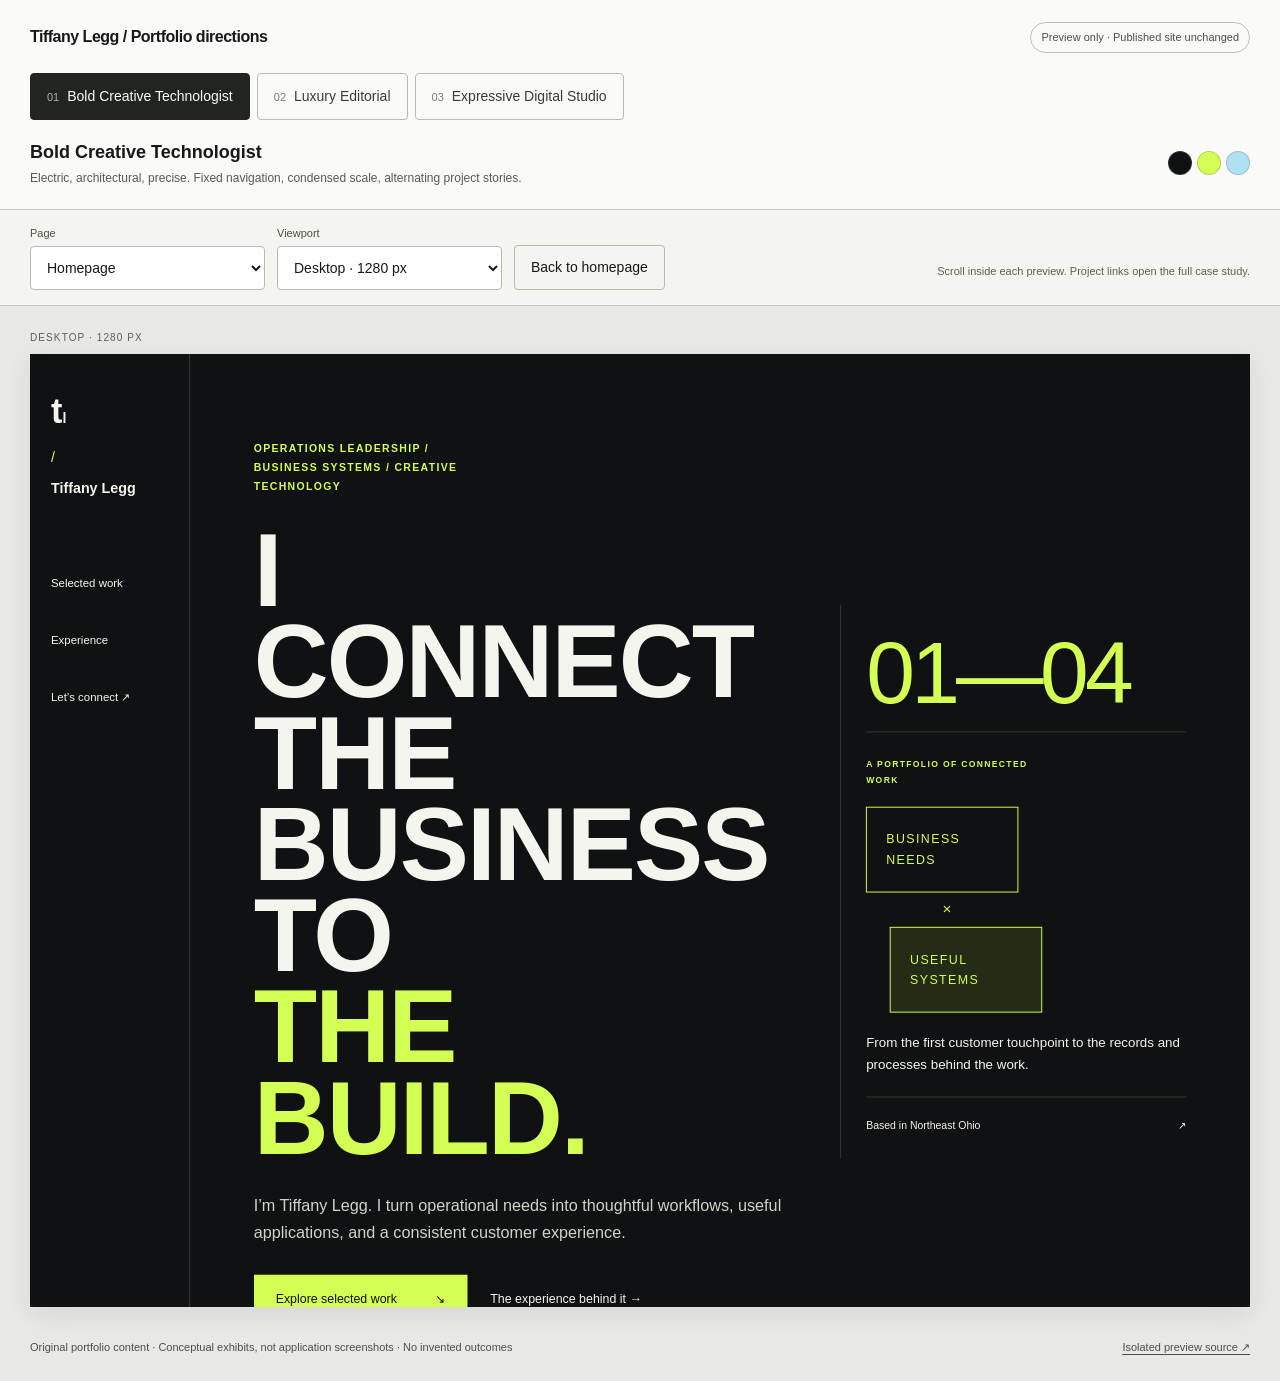
<file: previews/portfolio-directions.html>
<!doctype html>
<html lang="en">
<head>
<meta charset="utf-8">
<meta name="viewport" content="width=device-width, initial-scale=1">
<meta name="robots" content="noindex,nofollow">
<meta name="description" content="Three isolated design previews for Tiffany Legg's existing professional portfolio.">
<title>Tiffany Legg — Design Comparison</title>
<style>
*{box-sizing:border-box}
body{margin:0;background:#e8e8e6;color:#171918;font:14px/1.5 Arial,Helvetica,sans-serif}
button,select{font:inherit}button,select,a{-webkit-tap-highlight-color:transparent;touch-action:manipulation}
button:focus-visible,select:focus-visible,a:focus-visible{outline:3px solid #5557d8;outline-offset:3px}
.review-header{background:#fafaf8;border-bottom:1px solid #c5c8c1;padding:22px 30px}
.review-top{display:flex;align-items:center;justify-content:space-between;gap:18px;flex-wrap:wrap}
.review-brand{font-size:16px;font-weight:700;letter-spacing:-.5px}
.review-tag{font-size:11px;color:#4a504a;padding:6px 10px;border:1px solid #b9c2b7;border-radius:20px}
.review-tabs{display:flex;flex-wrap:wrap;gap:7px;margin-top:20px}
.review-tabs button{background:transparent;color:#373d36;border:1px solid #b6bcb3;border-radius:4px;padding:12px 16px;cursor:pointer;min-height:44px;text-align:left}
.review-tabs button[aria-pressed=true]{background:#20251f;color:#fafaf8;border-color:#20251f}
.review-tabs button span{display:inline-block;margin-right:8px;opacity:.65;font-size:11px}
.review-info{display:flex;justify-content:space-between;align-items:center;gap:18px;padding-top:19px}
.review-info h1{font-size:18px;margin:0 0 3px;font-weight:600}
.review-info p{font-size:12px;color:#555c52;margin:0;max-width:77ch}
#palette{display:flex;gap:5px;flex-shrink:0}#palette span{width:24px;height:24px;border-radius:50%;border:1px solid #7775}
.review-controls{padding:15px 30px;display:flex;align-items:end;gap:12px;flex-wrap:wrap;background:#f4f4f1;border-bottom:1px solid #c5c8c1}
.review-controls label{display:grid;gap:5px;font-size:11px;color:#4a5047}
.review-controls select{background:white;color:#171918;border:1px solid #b4bbb0;border-radius:4px;min-height:44px;padding:10px 32px 10px 12px;font-size:14px;max-width:100%}
#home-button{background:transparent;border:1px solid #b4bbb0;color:#171918;border-radius:4px;padding:11px 16px;min-height:44px;cursor:pointer}
.control-tip{margin:0 0 11px auto;font-size:11px;color:#5b6357}
#stage{padding:24px 30px 32px;display:grid;grid-template-columns:minmax(0,1fr);gap:22px;align-items:start;max-width:1660px;margin:auto}
#stage.paired{grid-template-columns:minmax(0,1fr) minmax(240px,30%)}
.viewport-panel{min-width:0;width:100%}.viewport-panel.mobile{max-width:390px;margin:0 auto}
.viewport-label{display:flex;align-items:center;font-size:10px;text-transform:uppercase;letter-spacing:1.1px;color:#58604f;margin-bottom:9px}
.viewport-surface{overflow:hidden;background:#101112;box-shadow:0 8px 25px #20251f16}
iframe{display:block;border:0;max-width:none;transform-origin:top left}
.review-footer{display:flex;justify-content:space-between;flex-wrap:wrap;gap:14px;padding:0 30px 25px;color:#4a5146;font-size:11px;max-width:1660px;margin:auto}
.review-footer a{color:inherit;text-underline-offset:3px}
@media(max-width:700px){
.review-header{padding:18px 16px}.review-tabs{display:grid;grid-template-columns:1fr;gap:5px;margin-top:14px}
.review-tabs button{font-size:13px;padding:10px 12px}.review-info{gap:12px;align-items:start}
.review-info h1{font-size:16px}.review-info p{font-size:12px}#palette span{width:17px;height:17px}
.review-controls{padding:13px 16px;display:grid;grid-template-columns:minmax(0,1fr) minmax(0,1fr)}
.review-controls select{width:100%;font-size:16px}.review-controls #home-button{justify-self:start}
.control-tip{font-size:11px;margin:0}
#stage,#stage.paired{padding:18px 12px;grid-template-columns:minmax(0,1fr);gap:22px}
.review-footer{padding:0 16px 20px}
}
@media(prefers-reduced-motion:reduce){*{scroll-behavior:auto!important}}
</style>
</head>
<body>
<header class="review-header">
<div class="review-top"><div class="review-brand">Tiffany Legg / Portfolio directions</div><span class="review-tag">Preview only · Published site unchanged</span></div>
<div class="review-tabs" role="group" aria-label="Design direction">
<button type="button" data-concept="tech" aria-pressed="true"><span>01</span>Bold Creative Technologist</button>
<button type="button" data-concept="luxury" aria-pressed="false"><span>02</span>Luxury Editorial</button>
<button type="button" data-concept="studio" aria-pressed="false"><span>03</span>Expressive Digital Studio</button>
</div>
<div class="review-info"><div><h1 id="direction-name">Bold Creative Technologist</h1><p id="direction-description" aria-live="polite"></p></div><div id="palette" aria-label="Direction palette"></div></div>
</header>
<div class="review-controls">
<label for="page-select">Page<select id="page-select"><option value="home">Homepage</option><option value="mow-magic">Mow Magic</option><option value="everfold">Everfold</option><option value="runhouse">RunHouse Digital</option><option value="design-system">Mow Magic Design System</option></select></label>
<label for="view-select">Viewport<select id="view-select"><option value="desktop">Desktop · 1280 px</option><option value="mobile">Mobile · 390 px</option><option value="paired">Desktop + mobile</option><option value="responsive">Responsive · actual width</option></select></label>
<button type="button" id="home-button">Back to homepage</button>
<p class="control-tip">Scroll inside each preview. Project links open the full case study.</p>
</div>
<main id="stage" aria-label="Portfolio preview"></main>
<footer class="review-footer"><span>Original portfolio content · Conceptual exhibits, not application screenshots · No invented outcomes</span><a href="https://github.com/Ladybugverse/personal-website/tree/preview/three-portfolio-directions-2026-10-15" target="_blank" rel="noopener noreferrer">Isolated preview source ↗</a></footer>
<script>
const pages = {"home":"\u003ca class=\"skip\" href=\"#main\">Skip to content\u003c/a>\u003cheader>\u003ca class=\"wordmark\" href=\"index.html\" aria-label=\"Tiffany Legg home\">tl\u003cspan> / \u003c/span>Tiffany Legg\u003c/a>\u003cnav aria-label=\"Main navigation\">\u003ca href=\"index.html#work\">Selected work\u003c/a>\u003ca href=\"index.html#about\">Experience\u003c/a>\u003ca href=\"index.html#contact\">Let’s connect ↗\u003c/a>\u003c/nav>\u003c/header>\u003cmain id=\"main\">\u003csection class=\"hero\">\u003cdiv>\u003cp class=\"eyebrow\">Operations leadership / Business systems / Creative technology\u003c/p>\u003ch1>I connect the\u003cbr>business to\u003cbr>\u003cem>the build.\u003c/em>\u003c/h1>\u003cp class=\"lead\">I’m Tiffany Legg. I turn operational needs into thoughtful workflows, useful applications, and a consistent customer experience.\u003c/p>\u003cdiv class=\"actions\">\u003ca class=\"button\" href=\"#work\">Explore selected work \u003cspan>↘\u003c/span>\u003c/a>\u003ca class=\"text-link\" href=\"#about\">The experience behind it →\u003c/a>\u003c/div>\u003c/div>\u003caside class=\"hero-note\">\u003cspan class=\"note-number\">01—04\u003c/span>\u003cp class=\"eyebrow\">A portfolio of connected work\u003c/p>\u003cdiv class=\"orbit\">\u003cspan>BUSINESS\u003cbr>NEEDS\u003c/span>\u003cb>×\u003c/b>\u003cspan>USEFUL\u003cbr>SYSTEMS\u003c/span>\u003c/div>\u003cp>From the first customer touchpoint to the records and processes behind the work.\u003c/p>\u003cdiv class=\"note-line\">\u003cspan>Based in Northeast Ohio\u003c/span>\u003cspan>↗\u003c/span>\u003c/div>\u003c/aside>\u003c/section>\u003csection class=\"intro-band\">\u003cp>Operational perspective.\u003cbr>\u003cem>Technical follow-through.\u003c/em>\u003c/p>\u003cp>Current Capital One IRA operations experience, combined with cross-functional leadership at Mow Magic across business systems, web development, brand, marketing, and process documentation.\u003c/p>\u003c/section>\u003csection id=\"work\" class=\"work\">\u003cdiv class=\"section-heading\">\u003cdiv>\u003cp class=\"eyebrow\">01 / Selected work\u003c/p>\u003ch2>Systems with a purpose.\u003c/h2>\u003c/div>\u003cp>Business context, implementation decisions,\u003cbr>and evidence you can examine.\u003c/p>\u003c/div>\u003cdiv class=\"filters\" hidden role=\"group\" aria-label=\"Filter projects\">\u003cbutton aria-pressed=\"true\" data-filter=\"all\">All work\u003c/button>\u003cbutton aria-pressed=\"false\" data-filter=\"operations\">Operations\u003c/button>\u003cbutton aria-pressed=\"false\" data-filter=\"systems\">Business systems\u003c/button>\u003cbutton aria-pressed=\"false\" data-filter=\"design\">Brand & experience\u003c/button>\u003c/div>\u003cp id=\"filter-result\" class=\"sr-only\" aria-live=\"polite\">\u003c/p>\u003cdiv class=\"projects\">\u003carticle class=\"project\" data-tags=\"operations systems design\">\u003ca class=\"project-art\" href=\"work/mow-magic/index.html\" aria-label=\"Read Mow Magic case study\">\u003cdiv class=\"system-map mow-magic\" aria-label=\"Conceptual project structure\">\u003cdiv class=\"map-top\">\u003cspan>FIELD NOTES / MOW-MAGIC\u003c/span>\u003cspan>↗\u003c/span>\u003c/div>\u003cdiv class=\"map-mark\">M / M\u003c/div>\u003cdiv class=\"map-nodes\">\u003cspan>\u003ci>01\u003c/i>Customer intake\u003c/span>\u003cspan>\u003ci>02\u003c/i>Lead record\u003c/span>\u003cspan>\u003ci>03\u003c/i>Service planning\u003c/span>\u003cspan>\u003ci>04\u003c/i>Field coordination\u003c/span>\u003c/div>\u003csmall>Conceptual structure · not an application screenshot\u003c/small>\u003c/div>\u003c/a>\u003cdiv class=\"project-info\">\u003cspan class=\"eyebrow\">01 / Operations &amp; business systems\u003c/span>\u003ch3>\u003ca href=\"work/mow-magic/index.html\">Mow Magic \u003cspan>↗\u003c/span>\u003c/a>\u003c/h3>\u003cp>Connecting a service business’s brand, customer intake, CRM, and field-service workflows.\u003c/p>\u003cp class=\"micro\">Next.js · JavaScript · Firebase/Firestore · Supabase · PHP\u003c/p>\u003cspan class=\"status\">Source implementations\u003c/span>\u003c/div>\u003c/article>\u003carticle class=\"project\" data-tags=\"systems design\">\u003ca class=\"project-art\" href=\"work/everfold/index.html\" aria-label=\"Read Everfold case study\">\u003cdiv class=\"system-map everfold\" aria-label=\"Conceptual project structure\">\u003cdiv class=\"map-top\">\u003cspan>FIELD NOTES / EVERFOLD\u003c/span>\u003cspan>↗\u003c/span>\u003c/div>\u003cdiv class=\"map-mark\">e.\u003c/div>\u003cdiv class=\"map-nodes\">\u003cspan>\u003ci>01\u003c/i>Template definition\u003c/span>\u003cspan>\u003ci>02\u003c/i>Pinned version\u003c/span>\u003cspan>\u003ci>03\u003c/i>Invitation blocks\u003c/span>\u003cspan>\u003ci>04\u003c/i>Recipient experience\u003c/span>\u003c/div>\u003csmall>Conceptual structure · not an application screenshot\u003c/small>\u003c/div>\u003c/a>\u003cdiv class=\"project-info\">\u003cspan class=\"eyebrow\">02 / Product architecture &amp; experience\u003c/span>\u003ch3>\u003ca href=\"work/everfold/index.html\">Everfold \u003cspan>↗\u003c/span>\u003c/a>\u003c/h3>\u003cp>An invitation product with reusable themes, versioned templates, a builder, and host workflows.\u003c/p>\u003cp class=\"micro\">TypeScript · React · TanStack Start · Tailwind · Vitest\u003c/p>\u003cspan class=\"status\">Application in development\u003c/span>\u003c/div>\u003c/article>\u003carticle class=\"project\" data-tags=\"design systems\">\u003ca class=\"project-art\" href=\"work/runhouse/index.html\" aria-label=\"Read RunHouse Digital case study\">\u003cdiv class=\"system-map runhouse\" aria-label=\"Conceptual project structure\">\u003cdiv class=\"map-top\">\u003cspan>FIELD NOTES / RUNHOUSE\u003c/span>\u003cspan>↗\u003c/span>\u003c/div>\u003cdiv class=\"map-mark\">R / H\u003c/div>\u003cdiv class=\"map-nodes\">\u003cspan>\u003ci>01\u003c/i>Project package\u003c/span>\u003cspan>\u003ci>02\u003c/i>Optional add-ons\u003c/span>\u003cspan>\u003ci>03\u003c/i>Maintenance\u003c/span>\u003cspan>\u003ci>04\u003c/i>Estimate breakdown\u003c/span>\u003c/div>\u003csmall>Conceptual structure · not an application screenshot\u003c/small>\u003c/div>\u003c/a>\u003cdiv class=\"project-info\">\u003cspan class=\"eyebrow\">03 / Web experience &amp; interaction design\u003c/span>\u003ch3>\u003ca href=\"work/runhouse/index.html\">RunHouse Digital \u003cspan>↗\u003c/span>\u003c/a>\u003c/h3>\u003cp>A service-business web experience with a configurable project estimator and transparent cost breakdown.\u003c/p>\u003cp class=\"micro\">React · TypeScript · Vite · Tailwind · Wouter\u003c/p>\u003cspan class=\"status\">Frontend prototype\u003c/span>\u003c/div>\u003c/article>\u003carticle class=\"project\" data-tags=\"design systems\">\u003ca class=\"project-art\" href=\"work/design-system/index.html\" aria-label=\"Read Mow Magic Design System case study\">\u003cdiv class=\"system-map design-system\" aria-label=\"Conceptual project structure\">\u003cdiv class=\"map-top\">\u003cspan>FIELD NOTES / DESIGN-SYSTEM\u003c/span>\u003cspan>↗\u003c/span>\u003c/div>\u003cdiv class=\"map-mark\">Aa\u003c/div>\u003cdiv class=\"map-nodes\">\u003cspan>\u003ci>01\u003c/i>Brand tokens\u003c/span>\u003cspan>\u003ci>02\u003c/i>Presentational layer\u003c/span>\u003cspan>\u003ci>03\u003c/i>Version contract\u003c/span>\u003cspan>\u003ci>04\u003c/i>Application reuse\u003c/span>\u003c/div>\u003csmall>Conceptual structure · not an application screenshot\u003c/small>\u003c/div>\u003c/a>\u003cdiv class=\"project-info\">\u003cspan class=\"eyebrow\">04 / Brand systems &amp; maintainability\u003c/span>\u003ch3>\u003ca href=\"work/design-system/index.html\">Mow Magic Design System \u003cspan>↗\u003c/span>\u003c/a>\u003c/h3>\u003cp>A data-free brand layer shared by public marketing and private operational applications.\u003c/p>\u003cp class=\"micro\">CSS tokens · Web components · Versioned releases\u003c/p>\u003cspan class=\"status\">Reusable source package\u003c/span>\u003c/div>\u003c/article>\u003c/div>\u003cdiv class=\"evidence-note\">\u003cstrong>Clear evidence. Honest scope.\u003c/strong>\u003cp>Projects are labeled by what has been inspected: source implementations, development work, and prototypes. No live deployment or measured business result is implied. The diagrams are conceptual exhibits, not screenshots.\u003c/p>\u003c/div>\u003c/section>\u003csection id=\"about\" class=\"about\">\u003cdiv>\u003cp class=\"eyebrow\">02 / Experience & capabilities\u003c/p>\u003ch2>The person behind\u003cbr>\u003cem>the systems.\u003c/em>\u003c/h2>\u003cp class=\"lead\">I work across the details that connect an organization: people, processes, records, interfaces, and brand.\u003c/p>\u003cp>My Mow Magic responsibilities extend from operational planning and SOPs to website management, CRM requirements, custom applications, content, promotions, and visual identity. I lead development by connecting business requirements to practical implementation.\u003c/p>\u003cp>I use the portfolio to make that work assessable, without claiming sole authorship of every component.\u003c/p>\u003c/div>\u003cdiv class=\"experience\">\u003csection>\u003cspan class=\"eyebrow\">Current / Financial operations\u003c/span>\u003ch3>Capital One\u003c/h3>\u003cp>IRA / retirement account operations. A foundation in structured account work and careful operational recordkeeping.\u003c/p>\u003c/section>\u003csection>\u003cspan class=\"eyebrow\">Cross-functional leadership\u003c/span>\u003ch3>Mow Magic Landscaping & Snow Removal LLC\u003c/h3>\u003cp>COO & Director of Operations, Corporate & Environmental Compliance — user-confirmed role. Operations, business systems, web development, brand, and marketing.\u003c/p>\u003c/section>\u003csection>\u003cspan class=\"eyebrow\">Capabilities demonstrated in the work\u003c/span>\u003cul class=\"skills\">\u003cli>Workflow & requirements design\u003c/li>\u003cli>CRM & customer records\u003c/li>\u003cli>SOPs & process documentation\u003c/li>\u003cli>Web & application delivery\u003c/li>\u003cli>Brand systems & content\u003c/li>\u003cli>Reusable UI & structured data\u003c/li>\u003c/ul>\u003cp class=\"micro\">Project stacks reflect inspected repositories, rather than certifications or a claim of equal proficiency in every technology.\u003c/p>\u003c/section>\u003c/div>\u003c/section>\u003csection class=\"method\">\u003cp class=\"eyebrow\">03 / How I approach the work\u003c/p>\u003cdiv class=\"method-grid\">\u003cdiv>\u003cspan>01\u003c/span>\u003ch3>Understand the operation.\u003c/h3>\u003cp>Start with the people, decisions, records, and handoffs the system needs to support.\u003c/p>\u003c/div>\u003cdiv>\u003cspan>02\u003c/span>\u003ch3>Make the structure clear.\u003c/h3>\u003cp>Define reusable data, workflows, and interface patterns around those needs.\u003c/p>\u003c/div>\u003cdiv>\u003cspan>03\u003c/span>\u003ch3>Show the evidence.\u003c/h3>\u003cp>Explain the choices, inspect the implementation, and separate what exists from what still needs validation.\u003c/p>\u003c/div>\u003c/div>\u003c/section>\u003csection id=\"contact\" class=\"contact\">\u003cp class=\"eyebrow\">04 / Let’s connect\u003c/p>\u003ch2>Bring the business\u003cbr>and the build \u003cem>together.\u003c/em>\u003c/h2>\u003cp>I’m interested in operations leadership, business systems, CRM, automation, and technology opportunities.\u003c/p>\u003cdiv class=\"actions\">\u003ca class=\"button\" href=\"mailto:tifflegg93@gmail.com\">Email me ↗\u003c/a>\u003ca class=\"text-link\" href=\"https://github.com/Ladybugverse\">Find me on GitHub ↗\u003c/a>\u003c/div>\u003cp class=\"micro\">For employer inquiries: \u003ca href=\"mailto:tifflegg93@gmail.com\">tifflegg93@gmail.com\u003c/a>\u003c/p>\u003c/section>\u003c/main>\u003cfooter>\u003cspan>Tiffany Legg / Operations × Technology\u003c/span>\u003cspan>Parma Heights, Ohio · © 2026\u003c/span>\u003ca href=\"https://github.com/Ladybugverse/personal-website\">Portfolio source ↗\u003c/a>\u003c/footer>","mow-magic":"\u003ca class=\"skip\" href=\"#main\">Skip to content\u003c/a>\u003cheader>\u003ca class=\"wordmark\" href=\"../../index.html\" aria-label=\"Tiffany Legg home\">tl\u003cspan> / \u003c/span>Tiffany Legg\u003c/a>\u003cnav aria-label=\"Main navigation\">\u003ca href=\"../../index.html#work\">Selected work\u003c/a>\u003ca href=\"../../index.html#about\">Experience\u003c/a>\u003ca href=\"../../index.html#contact\">Let’s connect ↗\u003c/a>\u003c/nav>\u003c/header>\u003cmain id=\"main\">\u003cdiv class=\"case-hero\">\u003ca class=\"back\" href=\"../../index.html#work\">← All selected work\u003c/a>\u003cp class=\"eyebrow\">Operations &amp; business systems\u003c/p>\u003ch1>Mow Magic\u003cspan class=\"period\">.\u003c/span>\u003c/h1>\u003cp class=\"lead\">Connecting a service business’s brand, customer intake, CRM, and field-service workflows.\u003c/p>\u003cspan class=\"status\">Source implementations · Deployment unverified\u003c/span>\u003c/div>\u003cdiv class=\"case-grid\">\u003caside>\u003ch2 class=\"eyebrow\">At a glance\u003c/h2>\u003ch3>Role & contribution\u003c/h3>\u003cp>Operations, requirements, brand and marketing ownership; led website and custom application development.\u003c/p>\u003ch3>Technology in the source\u003c/h3>\u003cp>Next.js · JavaScript · Firebase/Firestore · Supabase · PHP\u003c/p>\u003ch3>Business problem\u003c/h3>\u003cp>Support both the customer experience and the records needed to estimate, schedule, perform, and document landscaping and snow-removal work.\u003c/p>\u003cp class=\"micro\">Evidence reviewed October 14, 2026. Source code establishes implementation, not production use.\u003c/p>\u003c/aside>\u003carticle>\u003cdiv class=\"system-map mow-magic\" aria-label=\"Conceptual project structure\">\u003cdiv class=\"map-top\">\u003cspan>FIELD NOTES / MOW-MAGIC\u003c/span>\u003cspan>↗\u003c/span>\u003c/div>\u003cdiv class=\"map-mark\">M / M\u003c/div>\u003cdiv class=\"map-nodes\">\u003cspan>\u003ci>01\u003c/i>Customer intake\u003c/span>\u003cspan>\u003ci>02\u003c/i>Lead record\u003c/span>\u003cspan>\u003ci>03\u003c/i>Service planning\u003c/span>\u003cspan>\u003ci>04\u003c/i>Field coordination\u003c/span>\u003c/div>\u003csmall>Conceptual structure · not an application screenshot\u003c/small>\u003c/div>\u003csection class=\"prose\">\u003ch2>One business. Several connected needs.\u003c/h2>\u003cp>My responsibilities span website creation and management, brand identity and logo, content, social media, promotions, apparel, SOPs, custom applications, CRM, and business records. The work combines operational requirements with creative and technical delivery.\u003c/p>\u003c/section>\u003csection class=\"prose\">\u003ch2>Public intake with a persistent record\u003c/h2>\u003cp>The Next.js source implements service content, lead validation and persistence, campaign attribution, QR routes, and optional private photo intake. Notification handling preserves a saved lead when email delivery fails. That decision separates record integrity from notification availability.\u003c/p>\u003c/section>\u003csection class=\"prose\">\u003ch2>An operational view of the customer\u003c/h2>\u003cp>A separate team application contains Firestore-connected client, lead, property, calendar, estimate, invoice, expense, vendor, and equipment workflows. Structured property and service records represent information needed before and after a visit.\u003c/p>\u003c/section>\u003csection class=\"prose\">\u003ch2>A lightweight estimate alternative\u003c/h2>\u003cp>The branded microsite is a separate implementation. Its PHP endpoint validates requests, recalculates estimates on the server, and stores lead records. Public marketing and internal operations have different data and access needs; the repositories keep those concerns separate.\u003c/p>\u003c/section>\u003csection class=\"prose\">\u003ch2>Brand and process belong in the system\u003c/h2>\u003cp>My work also includes the visual identity, promotional materials, apparel, process documentation, and records. Shared styling and configurable service content support consistency across touchpoints.\u003c/p>\u003c/section>\u003csection class=\"prose\">\u003ch2>What the evidence demonstrates\u003c/h2>\u003cp>The deliverable is a body of implemented business software plus confirmed operational and creative responsibility. It demonstrates requirements translation, customer-record modeling, workflow design, and cross-functional ownership. Revenue gains, time savings, staff adoption, and end-to-end production performance have not been measured here.\u003c/p>\u003c/section>\u003csection class=\"boundary\">\u003cp class=\"eyebrow\">Implementation status\u003c/p>\u003ch2>What still needs verification\u003c/h2>\u003cp>Deployment, applied migrations, production access controls, and customer/staff usage are unverified. The Next.js private portal, payments, approvals, crew dashboard, admin preview, and CSV export are documented as disabled. The team README’s PIN warning conflicts with newer authentication code; production security remains unverified. Automatic transfer between these applications is not established.\u003c/p>\u003c/section>\u003csection class=\"prose\">\u003ch2>Implementation evidence\u003c/h2>\u003cp>Private project links require repository access. No private source code, customer records, or credentials are reproduced here.\u003c/p>\u003cul class=\"evidence\">\u003cli>\u003ca href=\"https://github.com/Ladybugverse/mow_magic_site/blob/main/app/api/leads/route.ts\">Next.js lead intake ↗\u003c/a>\u003csmall>Access restricted · available to authorized reviewers\u003c/small>\u003c/li>\u003cli>\u003ca href=\"https://github.com/Ladybugverse/mow_magic_site/blob/main/KNOWN_LIMITATIONS.md\">Documented limitations ↗\u003c/a>\u003csmall>Access restricted · available to authorized reviewers\u003c/small>\u003c/li>\u003cli>\u003ca href=\"https://github.com/Ladybugverse/mow-magic-team-system/blob/main/public/index.html\">Team application ↗\u003c/a>\u003csmall>Access restricted · available to authorized reviewers\u003c/small>\u003c/li>\u003cli>\u003ca href=\"https://github.com/Ladybugverse/mow-magic-team-system/blob/main/README.md\">Team workflow scope ↗\u003c/a>\u003csmall>Access restricted · available to authorized reviewers\u003c/small>\u003c/li>\u003cli>\u003ca href=\"https://app.notion.com/p/f9f3acdf1d2445209d055a94815e8dc2\">Original case study ↗\u003c/a>\u003csmall>Access restricted · available to authorized reviewers\u003c/small>\u003c/li>\u003c/ul>\u003c/section>\u003ca class=\"button\" href=\"../../index.html#contact\">Discuss this work ↗\u003c/a>\u003c/article>\u003c/div>\u003c/main>\u003cfooter>\u003cspan>Tiffany Legg / Operations × Technology\u003c/span>\u003cspan>Parma Heights, Ohio · © 2026\u003c/span>\u003ca href=\"https://github.com/Ladybugverse/personal-website\">Portfolio source ↗\u003c/a>\u003c/footer>","everfold":"\u003ca class=\"skip\" href=\"#main\">Skip to content\u003c/a>\u003cheader>\u003ca class=\"wordmark\" href=\"../../index.html\" aria-label=\"Tiffany Legg home\">tl\u003cspan> / \u003c/span>Tiffany Legg\u003c/a>\u003cnav aria-label=\"Main navigation\">\u003ca href=\"../../index.html#work\">Selected work\u003c/a>\u003ca href=\"../../index.html#about\">Experience\u003c/a>\u003ca href=\"../../index.html#contact\">Let’s connect ↗\u003c/a>\u003c/nav>\u003c/header>\u003cmain id=\"main\">\u003cdiv class=\"case-hero\">\u003ca class=\"back\" href=\"../../index.html#work\">← All selected work\u003c/a>\u003cp class=\"eyebrow\">Product architecture &amp; experience\u003c/p>\u003ch1>Everfold\u003cspan class=\"period\">.\u003c/span>\u003c/h1>\u003cp class=\"lead\">An invitation product with reusable themes, versioned templates, a builder, and host workflows.\u003c/p>\u003cspan class=\"status\">Application in development · Deployment unverified\u003c/span>\u003c/div>\u003cdiv class=\"case-grid\">\u003caside>\u003ch2 class=\"eyebrow\">At a glance\u003c/h2>\u003ch3>Role & contribution\u003c/h3>\u003cp>Product concept and experience direction. Repository inspection supports implementation details; individual code authorship is not asserted.\u003c/p>\u003ch3>Technology in the source\u003c/h3>\u003cp>TypeScript · React · TanStack Start · Tailwind · Vitest\u003c/p>\u003ch3>Business problem\u003c/h3>\u003cp>Make expressive invitation experiences reusable while protecting already-created invitations from later template changes.\u003c/p>\u003cp class=\"micro\">Evidence reviewed October 14, 2026. Source code establishes implementation, not production use.\u003c/p>\u003c/aside>\u003carticle>\u003cdiv class=\"system-map everfold\" aria-label=\"Conceptual project structure\">\u003cdiv class=\"map-top\">\u003cspan>FIELD NOTES / EVERFOLD\u003c/span>\u003cspan>↗\u003c/span>\u003c/div>\u003cdiv class=\"map-mark\">e.\u003c/div>\u003cdiv class=\"map-nodes\">\u003cspan>\u003ci>01\u003c/i>Template definition\u003c/span>\u003cspan>\u003ci>02\u003c/i>Pinned version\u003c/span>\u003cspan>\u003ci>03\u003c/i>Invitation blocks\u003c/span>\u003cspan>\u003ci>04\u003c/i>Recipient experience\u003c/span>\u003c/div>\u003csmall>Conceptual structure · not an application screenshot\u003c/small>\u003c/div>\u003csection class=\"prose\">\u003ch2>A product beyond the invitation\u003c/h2>\u003cp>The repository includes builder, recipient invitation, guest, dashboard, template-studio, and theme-studio routes. These show an application implementation rather than only a visual concept. Route presence alone does not prove a finished or deployed flow.\u003c/p>\u003c/section>\u003csection class=\"prose\">\u003ch2>A deliberate template boundary\u003c/h2>\u003cp>The inspected applyTemplateVersion function copies a template definition into an invitation and records a template/version pin. Republishing a template therefore does not have to mutate invitations already created from it. Themes and structured blocks support reuse without hardcoding each event.\u003c/p>\u003c/section>\u003csection class=\"prose\">\u003ch2>Saving is part of the experience\u003c/h2>\u003cp>Inspected tests cover delayed backend confirmation, failed writes, missing rows, retries, and draft/publish ordering. These are meaningful failure scenarios for a builder: an interface should not imply that work is saved until the backend confirms it.\u003c/p>\u003c/section>\u003csection class=\"prose\">\u003ch2>What is established\u003c/h2>\u003cp>Source implements product routes and version-pinning logic, and the repository includes focused regression tests. Those tests were inspected, not executed as part of this portfolio build. The original README includes a build brief and Lovable provenance; its requested features are not treated as shipped outcomes.\u003c/p>\u003c/section>\u003csection class=\"boundary\">\u003cp class=\"eyebrow\">Implementation status\u003c/p>\u003ch2>What still needs verification\u003c/h2>\u003cp>Classified as an application in development. Live deployment, payments, delivery, RSVP completion, production persistence, accessibility, and the full customer journey have not been verified. No customer count or commercial success is claimed.\u003c/p>\u003c/section>\u003csection class=\"prose\">\u003ch2>Implementation evidence\u003c/h2>\u003cp>Private project links require repository access. No private source code, customer records, or credentials are reproduced here.\u003c/p>\u003cul class=\"evidence\">\u003cli>\u003ca href=\"https://github.com/Ladybugverse/everfold-invites/blob/main/src/lib/templates/apply.ts\">Version pinning implementation ↗\u003c/a>\u003csmall>Access restricted · available to authorized reviewers\u003c/small>\u003c/li>\u003cli>\u003ca href=\"https://github.com/Ladybugverse/everfold-invites/blob/main/src/lib/invitations/confirmed-save.test.ts\">Confirmed-save regression tests ↗\u003c/a>\u003csmall>Access restricted · available to authorized reviewers\u003c/small>\u003c/li>\u003cli>\u003ca href=\"https://github.com/Ladybugverse/everfold-invites/blob/main/package.json\">Dependencies and scripts ↗\u003c/a>\u003csmall>Access restricted · available to authorized reviewers\u003c/small>\u003c/li>\u003c/ul>\u003c/section>\u003ca class=\"button\" href=\"../../index.html#contact\">Discuss this work ↗\u003c/a>\u003c/article>\u003c/div>\u003c/main>\u003cfooter>\u003cspan>Tiffany Legg / Operations × Technology\u003c/span>\u003cspan>Parma Heights, Ohio · © 2026\u003c/span>\u003ca href=\"https://github.com/Ladybugverse/personal-website\">Portfolio source ↗\u003c/a>\u003c/footer>","runhouse":"\u003ca class=\"skip\" href=\"#main\">Skip to content\u003c/a>\u003cheader>\u003ca class=\"wordmark\" href=\"../../index.html\" aria-label=\"Tiffany Legg home\">tl\u003cspan> / \u003c/span>Tiffany Legg\u003c/a>\u003cnav aria-label=\"Main navigation\">\u003ca href=\"../../index.html#work\">Selected work\u003c/a>\u003ca href=\"../../index.html#about\">Experience\u003c/a>\u003ca href=\"../../index.html#contact\">Let’s connect ↗\u003c/a>\u003c/nav>\u003c/header>\u003cmain id=\"main\">\u003cdiv class=\"case-hero\">\u003ca class=\"back\" href=\"../../index.html#work\">← All selected work\u003c/a>\u003cp class=\"eyebrow\">Web experience &amp; interaction design\u003c/p>\u003ch1>RunHouse Digital\u003cspan class=\"period\">.\u003c/span>\u003c/h1>\u003cp class=\"lead\">A service-business web experience with a configurable project estimator and transparent cost breakdown.\u003c/p>\u003cspan class=\"status\">Frontend prototype · Deployment unverified\u003c/span>\u003c/div>\u003cdiv class=\"case-grid\">\u003caside>\u003ch2 class=\"eyebrow\">At a glance\u003c/h2>\u003ch3>Role & contribution\u003c/h3>\u003cp>Brand and product initiative. The reviewed repository demonstrates a frontend implementation; precise personal contribution to each component is not established.\u003c/p>\u003ch3>Technology in the source\u003c/h3>\u003cp>React · TypeScript · Vite · Tailwind · Wouter\u003c/p>\u003ch3>Business problem\u003c/h3>\u003cp>Help a prospective client understand how project scope, add-ons, and ongoing maintenance affect an indicative estimate.\u003c/p>\u003cp class=\"micro\">Evidence reviewed October 14, 2026. Source code establishes implementation, not production use.\u003c/p>\u003c/aside>\u003carticle>\u003cdiv class=\"system-map runhouse\" aria-label=\"Conceptual project structure\">\u003cdiv class=\"map-top\">\u003cspan>FIELD NOTES / RUNHOUSE\u003c/span>\u003cspan>↗\u003c/span>\u003c/div>\u003cdiv class=\"map-mark\">R / H\u003c/div>\u003cdiv class=\"map-nodes\">\u003cspan>\u003ci>01\u003c/i>Project package\u003c/span>\u003cspan>\u003ci>02\u003c/i>Optional add-ons\u003c/span>\u003cspan>\u003ci>03\u003c/i>Maintenance\u003c/span>\u003cspan>\u003ci>04\u003c/i>Estimate breakdown\u003c/span>\u003c/div>\u003csmall>Conceptual structure · not an application screenshot\u003c/small>\u003c/div>\u003csection class=\"prose\">\u003ch2>Scope becomes an interaction\u003c/h2>\u003cp>The reviewed ProjectEstimator component lets a visitor choose a project package, toggle add-ons, and select maintenance. It derives a one-time total, monthly amount, and first-year estimate from the current selections.\u003c/p>\u003c/section>\u003csection class=\"prose\">\u003ch2>Separate the pricing decisions\u003c/h2>\u003cp>Package, add-on, and maintenance data are separate collections. Totals are calculated from those records rather than manually repeated across the interface. This is a concrete example of reusable data driving a customer-facing interaction.\u003c/p>\u003c/section>\u003csection class=\"prose\">\u003ch2>A complete presentation structure\u003c/h2>\u003cp>The repository contains home, services, work, case studies, contact, and legal page implementations. This establishes page structure, not verified client engagements or the truth of every marketing claim contained in the source.\u003c/p>\u003c/section>\u003csection class=\"prose\">\u003ch2>Why feature this project\u003c/h2>\u003cp>The estimator is the strongest inspected exhibit: it makes scope tangible and explains a business decision through interaction. It complements Mow Magic’s operational depth and Everfold’s product architecture.\u003c/p>\u003c/section>\u003csection class=\"boundary\">\u003cp class=\"eyebrow\">Implementation status\u003c/p>\u003ch2>What still needs verification\u003c/h2>\u003cp>Classified as a frontend prototype. Pricing is illustrative source configuration, not a current offer. No estimator-to-CRM integration, functioning contact submission, completed client projects, or live deployment is verified. Source marketing metrics are not reused as portfolio evidence.\u003c/p>\u003c/section>\u003csection class=\"prose\">\u003ch2>Implementation evidence\u003c/h2>\u003cp>Private project links require repository access. No private source code, customer records, or credentials are reproduced here.\u003c/p>\u003cul class=\"evidence\">\u003cli>\u003ca href=\"https://github.com/Ladybugverse/Runhouse_digital/blob/main/client/src/components/ProjectEstimator.tsx\">Interactive estimator ↗\u003c/a>\u003csmall>Access restricted · available to authorized reviewers\u003c/small>\u003c/li>\u003cli>\u003ca href=\"https://github.com/Ladybugverse/Runhouse_digital/blob/main/client/src/App.tsx\">Page structure ↗\u003c/a>\u003csmall>Access restricted · available to authorized reviewers\u003c/small>\u003c/li>\u003cli>\u003ca href=\"https://github.com/Ladybugverse/Runhouse_digital/blob/main/package.json\">Build dependencies ↗\u003c/a>\u003csmall>Access restricted · available to authorized reviewers\u003c/small>\u003c/li>\u003c/ul>\u003c/section>\u003ca class=\"button\" href=\"../../index.html#contact\">Discuss this work ↗\u003c/a>\u003c/article>\u003c/div>\u003c/main>\u003cfooter>\u003cspan>Tiffany Legg / Operations × Technology\u003c/span>\u003cspan>Parma Heights, Ohio · © 2026\u003c/span>\u003ca href=\"https://github.com/Ladybugverse/personal-website\">Portfolio source ↗\u003c/a>\u003c/footer>","design-system":"\u003ca class=\"skip\" href=\"#main\">Skip to content\u003c/a>\u003cheader>\u003ca class=\"wordmark\" href=\"../../index.html\" aria-label=\"Tiffany Legg home\">tl\u003cspan> / \u003c/span>Tiffany Legg\u003c/a>\u003cnav aria-label=\"Main navigation\">\u003ca href=\"../../index.html#work\">Selected work\u003c/a>\u003ca href=\"../../index.html#about\">Experience\u003c/a>\u003ca href=\"../../index.html#contact\">Let’s connect ↗\u003c/a>\u003c/nav>\u003c/header>\u003cmain id=\"main\">\u003cdiv class=\"case-hero\">\u003ca class=\"back\" href=\"../../index.html#work\">← All selected work\u003c/a>\u003cp class=\"eyebrow\">Brand systems &amp; maintainability\u003c/p>\u003ch1>Mow Magic Design System\u003cspan class=\"period\">.\u003c/span>\u003c/h1>\u003cp class=\"lead\">A data-free brand layer shared by public marketing and private operational applications.\u003c/p>\u003cspan class=\"status\">Reusable source package · Deployment unverified\u003c/span>\u003c/div>\u003cdiv class=\"case-grid\">\u003caside>\u003ch2 class=\"eyebrow\">At a glance\u003c/h2>\u003ch3>Role & contribution\u003c/h3>\u003cp>Part of Mow Magic’s brand and systems work. Repository documentation supports the reuse strategy; sole component authorship is not claimed.\u003c/p>\u003ch3>Technology in the source\u003c/h3>\u003cp>CSS tokens · Web components · Versioned releases\u003c/p>\u003ch3>Business problem\u003c/h3>\u003cp>Keep a consistent brand across separate applications without mixing customer data or business logic into the shared presentation layer.\u003c/p>\u003cp class=\"micro\">Evidence reviewed October 14, 2026. Source code establishes implementation, not production use.\u003c/p>\u003c/aside>\u003carticle>\u003cdiv class=\"system-map design-system\" aria-label=\"Conceptual project structure\">\u003cdiv class=\"map-top\">\u003cspan>FIELD NOTES / DESIGN-SYSTEM\u003c/span>\u003cspan>↗\u003c/span>\u003c/div>\u003cdiv class=\"map-mark\">Aa\u003c/div>\u003cdiv class=\"map-nodes\">\u003cspan>\u003ci>01\u003c/i>Brand tokens\u003c/span>\u003cspan>\u003ci>02\u003c/i>Presentational layer\u003c/span>\u003cspan>\u003ci>03\u003c/i>Version contract\u003c/span>\u003cspan>\u003ci>04\u003c/i>Application reuse\u003c/span>\u003c/div>\u003csmall>Conceptual structure · not an application screenshot\u003c/small>\u003c/div>\u003csection class=\"prose\">\u003ch2>A useful boundary\u003c/h2>\u003cp>The public package is explicitly limited to logos, color and typography tokens, and presentational components. Its documented boundary excludes credentials, customer and employee data, invoices, schedules, and application-specific business logic.\u003c/p>\u003c/section>\u003csection class=\"prose\">\u003ch2>Reuse with a release contract\u003c/h2>\u003cp>The README documents brand-lockup and status-badge components and requires consumers to pin an immutable semantic version. Breaking changes require a new major version. The team application documents vendoring the v1.0.0 package to avoid a production CDN dependency.\u003c/p>\u003c/section>\u003csection class=\"prose\">\u003ch2>Why it matters\u003c/h2>\u003cp>This is evidence of maintainability thinking: a shared identity layer can evolve independently while application-specific records and workflows stay in their own systems. It extends branding beyond a logo into a repeatable implementation pattern.\u003c/p>\u003c/section>\u003csection class=\"boundary\">\u003cp class=\"eyebrow\">Implementation status\u003c/p>\u003ch2>What still needs verification\u003c/h2>\u003cp>The README and team integration documentation were inspected. Production use, release integrity, visual consistency across deployments, and the rendered components were not independently tested.\u003c/p>\u003c/section>\u003csection class=\"prose\">\u003ch2>Implementation evidence\u003c/h2>\u003cp>Private project links require repository access. No private source code, customer records, or credentials are reproduced here.\u003c/p>\u003cul class=\"evidence\">\u003cli>\u003ca href=\"https://github.com/Ladybugverse/mow-magic-design-system/blob/main/README.md\">Public package and contract ↗\u003c/a>\u003csmall>Public source\u003c/small>\u003c/li>\u003cli>\u003ca href=\"https://github.com/Ladybugverse/mow-magic-team-system/blob/main/README.md\">Team integration documentation ↗\u003c/a>\u003csmall>Access restricted · available to authorized reviewers\u003c/small>\u003c/li>\u003c/ul>\u003c/section>\u003ca class=\"button\" href=\"../../index.html#contact\">Discuss this work ↗\u003c/a>\u003c/article>\u003c/div>\u003c/main>\u003cfooter>\u003cspan>Tiffany Legg / Operations × Technology\u003c/span>\u003cspan>Parma Heights, Ohio · © 2026\u003c/span>\u003ca href=\"https://github.com/Ladybugverse/personal-website\">Portfolio source ↗\u003c/a>\u003c/footer>"};
const baseCSS = ":root{--paper:#f6f4ed;--ink:#243f36;--muted:#59665f;--line:#cdd1c6;--rose:#ead6ce;--serif:Georgia,'Times New Roman',serif;--sans:Arial,Helvetica,sans-serif}*{box-sizing:border-box}html{scroll-behavior:smooth;scroll-padding-top:2rem}body{margin:0;background:var(--paper);color:var(--ink);font:16px/1.65 var(--sans)}a{color:inherit;text-underline-offset:5px}a:hover{text-decoration-thickness:2px}button,a{-webkit-tap-highlight-color:transparent}button:focus-visible,a:focus-visible{outline:3px solid #a54d32;outline-offset:5px}[hidden]{display:none!important}header,footer,main>section,.case-hero,.case-grid{max-width:1440px;margin:auto;padding-left:6%;padding-right:6%}header{display:flex;align-items:center;justify-content:space-between;padding-top:28px;padding-bottom:28px;border-bottom:1px solid var(--line);gap:24px}.wordmark{text-decoration:none;font-weight:700;white-space:nowrap}.wordmark>span{font-weight:400;color:#a6aaa1;margin:0 12px}nav{display:flex;gap:28px}nav a{font-size:13px;text-decoration:none;padding:10px 0}.eyebrow{text-transform:uppercase;font-size:10px;font-weight:700;letter-spacing:1.8px;line-height:1.8}h1,h2,h3,p{margin-top:0}h1,h2{font-family:var(--serif);font-weight:400;letter-spacing:-2.4px;line-height:1.04}h1{font-size:clamp(58px,7.1vw,102px);margin-bottom:30px}h2{font-size:clamp(38px,4.4vw,60px);margin-bottom:26px}h3{font-size:21px;letter-spacing:-.5px;line-height:1.3}em{font-weight:400}p{margin-bottom:22px}.lead{font-size:19px;line-height:1.65;max-width:600px}.hero{padding-top:85px;padding-bottom:86px;display:grid;grid-template-columns:1.35fr .8fr;align-items:center;gap:8%}.hero .eyebrow{margin-bottom:30px}.hero-note{background:#e5e9df;border:1px solid #d1d9cb;padding:30px;position:relative;transform:rotate(2deg)}.note-number{font-family:var(--serif);font-size:46px;display:block;border-bottom:1px solid #b8c4b6;padding-bottom:16px;margin-bottom:25px}.hero-note p{font-size:14px}.hero-note .eyebrow{font-size:9px;margin-bottom:20px}.orbit{display:flex;align-items:center;justify-content:center;padding:22px 0 40px}.orbit span{width:145px;height:145px;border:1px solid #6b8270;border-radius:50%;display:flex;align-items:center;justify-content:center;text-align:center;font-size:12px;letter-spacing:1.5px}.orbit span:last-child{margin-left:-22px;background:#f6f4ed66}.orbit b{z-index:1;font-weight:400;margin:0 -6px 0 -12px}.note-line{display:flex;justify-content:space-between;border-top:1px solid #b8c4b6;padding-top:20px;font-size:11px}.actions{display:flex;flex-wrap:wrap;gap:24px;align-items:center;margin-top:30px}.button{background:var(--ink);color:var(--paper);padding:15px 23px;display:inline-flex;gap:40px;justify-content:space-between;text-decoration:none;font-size:13px;min-height:48px}.button:hover{background:#365c4e}.text-link{font-size:13px}.intro-band{display:grid;grid-template-columns:1fr 1fr;gap:12%;padding-top:32px;padding-bottom:18px;border-top:1px solid var(--line);border-bottom:1px solid var(--line)}.intro-band>p:first-child{font-family:var(--serif);font-size:28px;line-height:1.2}.intro-band>p:last-child{font-size:14px}.work{padding-top:90px;padding-bottom:80px}.section-heading{display:flex;justify-content:space-between;align-items:flex-end;gap:35px;margin-bottom:35px}.section-heading>p{font-size:13px}.section-heading h2{margin-bottom:0}.filters{display:flex;gap:8px;flex-wrap:wrap;margin-bottom:32px}.filters button{font:12px var(--sans);background:transparent;border:1px solid var(--line);padding:13px 20px;border-radius:30px;cursor:pointer;min-height:44px;color:var(--ink)}.filters button[aria-pressed=true]{background:var(--ink);color:var(--paper);border-color:var(--ink)}.projects{display:grid;grid-template-columns:1fr 1fr;gap:52px 32px}.project-art{display:block;text-decoration:none;overflow:hidden}.system-map{background:#dce3d8;padding:26px;min-height:320px;transition:transform .25s}.project-art:hover .system-map{transform:scale(1.015)}.map-top{display:flex;justify-content:space-between;font-size:9px;letter-spacing:1.5px}.map-mark{font:italic 76px var(--serif);text-align:center;padding:20px 0;letter-spacing:-5px}.map-nodes{display:grid;grid-template-columns:1fr 1fr;border:1px solid currentColor}.map-nodes>span{padding:10px 12px;font-size:11px;display:flex;gap:12px;align-items:center}.map-nodes>span:nth-child(odd){border-right:1px solid currentColor}.map-nodes>span:nth-child(-n+2){border-bottom:1px solid currentColor}.map-nodes i{font-style:normal;font-size:9px;opacity:.65}.system-map>small{display:block;font-size:9px;margin-top:12px}.everfold{background:#e6dce8;color:#523455}.runhouse{background:#303e3a;color:#f5e2b7}.design-system{background:#ead6ce;color:#613e34}.project-info{padding-top:23px}.project-info h3{font-family:var(--serif);font-weight:400;font-size:31px;margin:8px 0 14px}.project-info h3 a{text-decoration:none;display:flex;justify-content:space-between}.project-info p{font-size:14px;max-width:480px}.micro{font-size:11px!important;color:var(--muted);line-height:1.7}.status{font-size:10px;border:1px solid #aab8ad;padding:6px 10px;display:inline-block;border-radius:3px}.evidence-note{display:grid;grid-template-columns:.6fr 1fr;gap:40px;border-top:1px solid var(--line);margin-top:60px;padding-top:27px}.evidence-note strong{font-size:14px}.evidence-note p{font-size:12px}.about{display:grid;grid-template-columns:1fr 1fr;gap:12%;padding-top:75px;padding-bottom:75px;background:#e9ece3}.about>div>p:not(.eyebrow):not(.lead){font-size:14px}.experience section{border-top:1px solid #bfc8bb;padding:23px 0 10px}.experience p{font-size:13px}.experience h3{margin:8px 0 12px}.skills{padding:0;list-style:none;display:grid;grid-template-columns:1fr 1fr;gap:10px;font-size:12px}.skills li:before{content:'↗';margin-right:8px}.method{padding-top:75px;padding-bottom:75px}.method-grid{display:grid;grid-template-columns:repeat(3,1fr);gap:40px}.method-grid>div{border-top:1px solid var(--line);padding-top:22px}.method-grid span{font:italic 30px var(--serif);display:block;margin-bottom:20px}.method-grid p{font-size:13px}.contact{background:var(--ink);color:var(--paper);padding-top:70px;padding-bottom:70px}.contact p{max-width:590px}.contact .button{background:var(--paper);color:var(--ink)}.contact .micro{color:#c8d2c8;margin-top:25px;max-width:550px}footer{padding-top:28px;padding-bottom:28px;display:flex;justify-content:space-between;gap:20px;font-size:10px}.case-hero{padding-top:55px;padding-bottom:45px}.back{display:inline-block;margin-bottom:45px;font-size:12px}.case-hero h1{font-size:clamp(48px,7vw,90px)}.period{color:#a36b58}.case-grid{display:grid;grid-template-columns:240px 1fr;gap:9%;padding-bottom:80px;border-top:1px solid var(--line);padding-top:40px}.case-grid aside h3{font-size:13px;margin-bottom:10px}.case-grid aside p{font-size:12px;margin-bottom:26px}.case-grid article{min-width:0}.case-grid .system-map{margin-bottom:45px}.prose{margin:0 0 40px}.prose h2,.boundary h2{font-size:31px;letter-spacing:-.7px}.prose p,.boundary p{font-size:15px}.boundary{background:#e9ece3;padding:30px;margin:35px 0}.evidence{list-style:none;padding:0}.evidence li{border-bottom:1px solid var(--line);padding:13px 0}.evidence small{display:block;font-size:11px;color:var(--muted);margin-top:6px}.skip{position:absolute;left:10px;top:-100px;background:white;padding:12px;z-index:5}.skip:focus{top:10px}.sr-only{position:absolute;width:1px;height:1px;overflow:hidden;clip-path:inset(50%)}@media(max-width:850px){header{align-items:flex-start}nav{gap:13px}.hero{grid-template-columns:1fr;gap:40px;padding-top:55px}.hero-note{transform:none;max-width:600px}.hero-note .orbit{justify-content:flex-start}.section-heading{align-items:flex-start;flex-direction:column;gap:12px}.about{gap:40px;grid-template-columns:1fr}.case-grid{grid-template-columns:1fr;gap:25px}.case-grid aside{display:grid;grid-template-columns:1fr 1fr;gap:0 25px}.case-grid aside .eyebrow{grid-column:1/-1}.case-grid aside h3{grid-column:1/-1}.case-grid aside p{grid-column:1/-1}.method-grid{gap:22px}}@media(max-width:580px){header{flex-direction:column;gap:12px;padding-top:20px;padding-bottom:12px}nav{width:100%;justify-content:space-between}.wordmark{font-size:15px}nav a{font-size:11px}.hero{padding-top:40px;padding-bottom:45px}.hero .eyebrow{font-size:9px;max-width:310px}h1{font-size:58px}.lead{font-size:17px}.hero-note{padding:23px}.intro-band{grid-template-columns:1fr;gap:0;padding-top:25px}.projects{grid-template-columns:1fr;gap:40px}.work,.about,.method{padding-top:50px;padding-bottom:50px}.system-map{padding:22px}.method-grid{grid-template-columns:1fr}.evidence-note{grid-template-columns:1fr;gap:10px}.skills{grid-template-columns:1fr}.contact h2{font-size:40px}.contact{padding-top:50px;padding-bottom:50px}footer{flex-direction:column;gap:8px}.case-hero{padding-top:30px}.case-hero .back{margin-bottom:30px}.case-grid{padding-top:25px}.boundary{padding:22px}.map-nodes>span{font-size:10px;padding:10px 7px;gap:7px}}@media(prefers-reduced-motion:reduce){html{scroll-behavior:auto}*,*:before,*:after{transition:none!important;animation:none!important}}@media print{nav,.filters,.hero-note,.actions,footer{display:none}.hero,.about,.case-grid{display:block}body{background:white;color:black}.project{break-inside:avoid}.contact{background:white;color:black}a{color:black}.system-map{min-height:220px}}\n";
const designCSS = "\n@import url('https://fonts.googleapis.com/css2?family=Barlow+Condensed:wght@600;700&family=Bodoni+Moda:ital,wght@0,500;0,600;1,500&family=DM+Sans:wght@400;500;600;700&family=Syne:wght@600;700;800&display=swap');\n:root{--sans:'DM Sans',Arial,sans-serif}\nbody{overflow-wrap:break-word}button{font-family:var(--sans)}a,button{touch-action:manipulation}button:focus-visible,a:focus-visible,summary:focus-visible{outline:3px solid var(--focus);outline-offset:5px}\nheader{position:relative;z-index:5}h1,h2,h3{overflow-wrap:normal}.menu-toggle{display:none}.eyebrow{font-size:11px;letter-spacing:1.4px}.micro{font-size:12px!important}.system-map>small,.map-top{font-size:11px}.map-nodes>span{font-size:12px}.project-info .eyebrow{font-size:10px}.project-info h3{font-family:var(--display);font-weight:600}\n.project-art{position:relative}.project-art:after{content:'Read case study ↗';position:absolute;bottom:22px;right:22px;padding:10px 15px;background:var(--ink);color:var(--paper);font-size:12px;opacity:0;transform:translateY(8px);transition:opacity .2s,transform .2s}.project-art:hover:after,.project-art:focus-visible:after{opacity:1;transform:none}\n.prose{max-width:68ch}.evidence-note{display:block}.evidence-note strong{display:block;margin-bottom:10px}.evidence-note p{max-width:75ch}\n.status{border-radius:0;font-size:11px}.map-nodes{border:0;gap:8px}.map-nodes>span{border:1px solid currentColor!important}.map-nodes i{font-size:10px}\n.case-grid aside{align-self:start}.case-grid article{min-width:0}.case-grid .system-map{min-height:380px}.case-grid .map-mark{font-size:110px}\n.prose h2,.boundary h2{font-family:var(--display);font-size:34px;line-height:1.15;letter-spacing:-.8px}\n.prose p,.boundary p{line-height:1.8}.evidence li{padding:16px 0}.case-hero h1{max-width:100%;font-size:clamp(48px,7vw,100px)}.prose-toggle{border-top:1px solid var(--line);padding-top:25px;margin-bottom:35px}.prose-toggle summary{font-size:20px;font-family:var(--display);padding:12px 0;cursor:pointer}\n.preview-tag{font:11px var(--sans);border-bottom:1px solid var(--line);padding:10px 6%;color:var(--muted)}.section-heading>p{max-width:35ch}\nbody.tech{--paper:#101112;--ink:#f4f5ee;--muted:#b2b7ad;--line:#353933;--focus:#d4ff53;--display:'Barlow Condensed','Arial Narrow',Arial,sans-serif;--serif:var(--display);--accent:#d4ff53}\n.tech header{position:fixed;top:0;bottom:0;left:0;width:168px;border-right:1px solid var(--line);border-bottom:0;padding:35px 22px;display:flex;flex-direction:column;align-items:flex-start;justify-content:flex-start;gap:70px;background:var(--paper)}\n.tech .wordmark{white-space:normal;font-size:15px;line-height:1.4}.tech .wordmark:first-letter{font-size:36px}.tech .wordmark span{display:block;margin:12px 0;color:var(--accent)}.tech nav{flex-direction:column;gap:20px}.tech nav a{font-size:12px}.tech main,.tech footer{margin-left:168px}.tech .hero{grid-template-columns:1.35fr .85fr;gap:4%;min-height:760px;padding-top:90px;padding-bottom:75px;align-items:center}\n.tech h1{font-size:clamp(74px,8.5vw,132px);font-weight:700;line-height:.88;letter-spacing:-2px;text-transform:uppercase}.tech h1 em{color:var(--accent);font-style:normal;font-weight:700}.tech h2{font-size:clamp(42px,5vw,72px);font-weight:600;text-transform:uppercase;letter-spacing:-1px}.tech .lead{font-size:17px;color:#d0d3ca}\n.tech .hero>.eyebrow,.tech .hero .eyebrow{color:var(--accent);max-width:36ch}.tech .hero-note{transform:none;aspect-ratio:3/4;background:transparent;border:0;border-left:1px solid var(--line);padding:25px 0 25px 26px;display:flex;flex-direction:column;justify-content:space-between}\n.tech .note-number{font-family:var(--display);font-size:92px;letter-spacing:-4px;color:var(--accent);line-height:1;border-color:var(--line)}\n.tech .orbit{flex-direction:column;align-items:flex-start;padding:0 0 20px;gap:5px}.tech .orbit span{width:160px;height:90px;border-radius:0;border:1px solid var(--accent);color:var(--accent);text-align:left;justify-content:flex-start;padding:20px;font-size:13px}.tech .orbit span:last-child{margin:0 0 0 25px;background:#242c17}.tech .orbit b{margin:0 0 0 80px;color:var(--accent)}.tech .note-line{border-color:var(--line)}\n.tech .button{background:var(--accent);color:#101112;border-radius:0}.tech .text-link{color:var(--ink)}.tech .intro-band{grid-template-columns:.8fr 1.2fr;gap:8%;background:#1a1d17}.tech .intro-band>p:first-child{font:600 34px/1 var(--display);text-transform:uppercase}.tech .intro-band em{color:var(--accent);font-style:normal}.tech .work{padding-top:90px}.tech .filters button{border-radius:0;color:var(--ink)}.tech .filters button[aria-pressed=true]{background:var(--accent);color:#101112}\n.tech .projects{display:flex;flex-direction:column;gap:0}.tech .project{display:grid;grid-template-columns:1.15fr 1fr;gap:40px;align-items:center;padding:35px 0;border-top:1px solid var(--line)}.tech .project:nth-child(even){grid-template-columns:1fr 1.15fr}.tech .project:nth-child(even) .project-art{order:2}.tech .project-info h3{font-size:42px;line-height:1}.tech .project-info{padding:0}\n.tech .system-map{background:#242b1b;color:#d4ff53;min-height:310px;padding:24px}.tech .everfold{background:#25232f;color:#d5c9ff}.tech .runhouse{background:#18313d;color:#b0e1f3}.tech .design-system{background:#372722;color:#f6c7ab}.tech .map-mark{font:600 105px/1 var(--display);padding:28px 0;letter-spacing:-2px;text-align:left}.tech .map-nodes{gap:0;border-top:1px solid currentColor}.tech .map-nodes>span{border:0!important;border-bottom:1px solid currentColor!important;padding:10px 0}.tech .system-map>small{font-size:10px}\n.tech .about{background:#1b1e18;gap:8%}.tech .experience section{border-color:var(--line)}.tech .experience h3{font-family:var(--display);font-size:30px}.tech .method-grid span{color:var(--accent);font:600 45px var(--display)}.tech .contact{background:var(--accent);color:#101112}.tech .contact .button{background:#101112;color:var(--accent)}.tech .contact .micro{color:#202716}.tech .contact .text-link{color:#101112}.tech .case-hero{padding-top:75px}.tech .case-grid{grid-template-columns:200px 1fr;gap:7%}.tech .boundary{background:#20251a}.tech .period{color:var(--accent)}\nbody.luxury{--paper:#f4eae7;--ink:#3a152c;--muted:#71545f;--line:#d2bbc5;--focus:#a13865;--display:'Bodoni Moda',Didot,'Times New Roman',serif;--serif:var(--display);--accent:#f4c8bb}\n.luxury header{padding-top:30px;padding-bottom:26px;max-width:none;border-bottom:1px solid #735366;background:#35142b;color:#fae9df}.luxury .wordmark{font:500 23px var(--display)}.luxury .wordmark span{color:#d9a8a0}.luxury nav a{font-size:12px;letter-spacing:.6px}\n.luxury .hero{max-width:none;background:#35142b;color:#fae9df;grid-template-columns:1.25fr .8fr;gap:7%;padding-top:100px;padding-bottom:100px;min-height:760px}.luxury .hero h1{font-size:clamp(68px,7.5vw,110px);line-height:1.03;letter-spacing:-4px}.luxury h1 em{color:#edbcac}.luxury .hero .lead{max-width:43ch;font-size:18px;color:#e6cdd7}.luxury .hero .eyebrow{color:#ecc7bd;max-width:40ch;line-height:2}.luxury .hero .button{background:#ecc7bd;color:#35142b}.luxury .hero-note{transform:none;aspect-ratio:4/5;max-width:440px;background:#edc9ba;border:0;border-radius:180px 180px 0 0;color:#35142b;padding:65px 35px 28px;position:relative;text-align:center;box-shadow:18px 18px 0 #5d344a}.luxury .hero-note .eyebrow{color:#56283d}.luxury .note-number{font:500 60px var(--display);border:0;padding-bottom:0;margin-bottom:15px}.luxury .orbit{padding:16px 0 26px}.luxury .orbit span{width:125px;height:125px;border-color:#7f5963;font-size:10px}.luxury .orbit span:last-child{background:#f9e7df66}.luxury .note-line{border-color:#9e7981;font-size:10px}\n.luxury .intro-band{grid-template-columns:1fr 1fr;gap:15%;padding-top:42px;padding-bottom:24px}.luxury .intro-band>p:first-child{font:500 34px/1.2 var(--display)}.luxury h2{font-size:clamp(44px,5vw,72px);letter-spacing:-2px}.luxury .work{padding-top:100px}.luxury .filters{border-bottom:1px solid var(--line);gap:24px}.luxury .filters button{border:0;border-radius:0;padding:14px 0;background:none;color:var(--ink)}.luxury .filters button[aria-pressed=true]{background:none;color:var(--ink);border-bottom:2px solid var(--ink)}\n.luxury .projects{grid-template-columns:1.1fr .9fr;gap:75px 7%;align-items:start}.luxury .project:nth-child(even){padding-top:130px}.luxury .project:first-child .system-map{min-height:460px}.luxury .system-map{background:#b9a4ad;color:#35142b;min-height:370px;padding:28px}.luxury .map-top{letter-spacing:1px}.luxury .map-mark{font:italic 500 110px var(--display);padding:35px 0;letter-spacing:-6px}.luxury .map-nodes{grid-template-columns:1fr;gap:0;border-top:1px solid currentColor}.luxury .map-nodes>span{border:0!important;border-bottom:1px solid currentColor!important;padding:8px 0;justify-content:space-between;flex-direction:row-reverse}.luxury .everfold{background:#e0bcaf;color:#532a3b}.luxury .runhouse{background:#4d243c;color:#f2c9b7}.luxury .design-system{background:#d5cac1;color:#4b313a}.luxury .project-info h3{font-size:38px;font-weight:500}.luxury .project-info p{font-size:14px}.luxury .status{border:0;border-bottom:1px solid #9c798e;padding:4px 0;font-style:italic}\n.luxury .evidence-note{max-width:70ch;margin-top:80px}.luxury .about{background:#e6d6d8;gap:14%}.luxury .experience h3{font-family:var(--display);font-size:26px;font-weight:500}.luxury .experience section{border-color:#b89ba9}.luxury .method-grid span{font:italic 500 42px var(--display);color:#805166}.luxury .method-grid h3{font-family:var(--display);font-size:24px;font-weight:500}.luxury .contact{background:#35142b;color:#f9e9df}.luxury .contact h2{font-size:clamp(48px,6vw,86px)}.luxury .contact .button{background:#ecc7bd;color:#35142b}.luxury .contact .micro{color:#dcc0ce}.luxury .case-hero{padding-top:65px;padding-bottom:65px}.luxury .case-hero h1{text-transform:none;letter-spacing:-3px;font-weight:500}.luxury .case-grid{grid-template-columns:240px 1fr;gap:12%}.luxury .boundary{background:#e6d6d8}.luxury .period{color:#9c5d74}\nbody.studio{--paper:#fffaf3;--ink:#151c82;--muted:#50526e;--line:#b6b7d6;--focus:#df205f;--display:'Syne',Arial,sans-serif;--serif:var(--display);--accent:#ffccdf}\n.studio header{max-width:none;padding-top:24px;padding-bottom:24px;border-bottom:2px solid var(--ink);background:#fffaf3}.studio .wordmark{font-family:var(--display);font-size:21px;font-weight:800}.studio .wordmark span{color:#df205f}.studio nav a{font-weight:600}.studio nav a:last-child{background:#151c82;color:#fffaf3;padding:11px 18px;border-radius:30px}\n.studio .hero{max-width:none;grid-template-columns:1.4fr .8fr;gap:5%;padding-top:75px;padding-bottom:75px;background:#fffaf3;min-height:740px}.studio .hero h1{font-size:clamp(62px,7.5vw,110px);font-weight:800;letter-spacing:-6px;line-height:.98}.studio .hero h1 em{font-style:normal;display:inline;color:#df205f;position:relative}.studio .hero .eyebrow{font-size:10px;max-width:39ch;line-height:2}.studio .lead{font-size:18px;max-width:46ch}.studio h2{font-weight:700;font-size:clamp(40px,4.7vw,66px);line-height:1.05;letter-spacing:-3px}\n.studio .hero-note{background:#ffccdf;color:#151c82;border:2px solid #151c82;transform:rotate(4deg);padding:26px;box-shadow:12px 12px 0 #151c82;border-radius:48% 48% 6px 6px;min-height:440px;display:flex;flex-direction:column;justify-content:center}.studio .note-number{font:800 70px var(--display);text-align:center;border:0;margin-bottom:5px;padding:0;letter-spacing:-5px}.studio .hero-note .eyebrow{text-align:center;max-width:none}.studio .orbit{padding:15px 0 25px}.studio .orbit span{border:2px solid #151c82;width:130px;height:130px;font-weight:700;font-size:11px;background:#ffe171}.studio .orbit span:last-child{background:#bcb7f3}.studio .note-line{border-color:#151c82}\n.studio .button{background:#151c82;color:#fffaf3;border-radius:30px;padding:16px 25px;box-shadow:4px 4px 0 #ff95b9}.studio .intro-band{max-width:none;background:#ffe171;border-top:2px solid #151c82;border-bottom:2px solid #151c82;gap:10%;padding-top:32px}.studio .intro-band>p:first-child{font:700 30px/1.2 var(--display);letter-spacing:-1px}.studio .intro-band em{font-style:normal}.studio .work{padding-top:85px}.studio .filters button{border:1px solid #151c82;color:#151c82}.studio .filters button[aria-pressed=true]{background:#151c82;color:#fffaf3}\n.studio .projects{grid-template-columns:1fr 1fr;gap:35px}.studio .project{border:2px solid #151c82;border-radius:18px;overflow:hidden;background:#fffaf3;box-shadow:5px 5px 0 #151c82}.studio .project:first-child{grid-column:1/-1;display:grid;grid-template-columns:1.2fr 1fr;background:#ffccdf}.studio .project:first-child .project-info{padding:36px;display:flex;flex-direction:column;justify-content:center}.studio .project-info{padding:25px}.studio .project-info h3{font-size:30px;font-weight:700}.studio .project-info h3 a{gap:12px}.studio .project-info p{font-size:14px}.studio .system-map{background:#ffccdf;color:#151c82;min-height:340px;padding:28px}.studio .map-mark{font:800 100px var(--display);letter-spacing:-7px;padding:22px 0}.studio .map-nodes{gap:7px}.studio .map-nodes>span{border-radius:30px;padding:9px 12px;font-size:11px}.studio .everfold{background:#bcb7f3;color:#151c82}.studio .runhouse{background:#ffe171;color:#151c82}.studio .design-system{background:#b8dcce;color:#151c82}.studio .status{border-radius:20px;border-color:#151c82;align-self:flex-start}.studio .project-art:after{border-radius:30px;background:#151c82;color:#fffaf3}\n.studio .about{max-width:none;background:#bcb7f3;border-top:2px solid #151c82;border-bottom:2px solid #151c82;gap:9%}.studio .experience section{border-color:#151c82}.studio .experience h3{font-family:var(--display);font-size:23px}.studio .method-grid span{background:#ffe171;color:#151c82;width:65px;height:65px;display:grid;place-items:center;border:2px solid #151c82;border-radius:50%;font:700 26px var(--display)}.studio .method-grid h3{font-family:var(--display);font-size:23px}.studio .contact{max-width:none;background:#151c82;color:#fffaf3;border-radius:80px 80px 0 0}.studio .contact h2{font-size:clamp(44px,6vw,84px)}.studio .contact .button{background:#ffe171;color:#151c82}.studio .contact .micro{color:#e6dff3}.studio .case-hero{padding-top:60px}.studio .case-hero h1{font-weight:800;letter-spacing:-5px}.studio .case-grid{grid-template-columns:230px 1fr;gap:8%}.studio .case-grid .system-map{border-radius:20px;border:2px solid #151c82}.studio .boundary{background:#ffe171;border-radius:20px;border:2px solid #151c82}.studio .period{color:#df205f}\n@media(min-width:851px){.case-grid aside{position:sticky;top:35px}}\n@media(max-width:1050px) and (min-width:851px){.tech header{width:140px;padding-left:15px;padding-right:15px}.tech main,.tech footer{margin-left:140px}.tech .hero{gap:20px}.tech .hero h1{font-size:92px}.studio .hero h1{font-size:80px}.luxury .hero h1{font-size:85px}.case-grid{gap:6%!important}}\n@media(max-width:850px){\nheader{gap:15px;align-items:center!important}.menu-toggle{display:block;border:1px solid currentColor;background:transparent;color:inherit;padding:11px 15px;font-size:12px;min-height:44px;border-radius:0}header nav{display:none!important}header nav.open{display:flex!important;position:absolute;top:100%;left:0;right:0;background:var(--paper);color:var(--ink);padding:22px 6%;border-bottom:1px solid var(--line);flex-direction:column;gap:8px}nav a{padding:12px 0!important;font-size:14px!important}\n.tech header{position:relative;width:auto;border-right:0;border-bottom:1px solid var(--line);padding:20px 6%;flex-direction:row;justify-content:space-between;gap:12px}.tech .wordmark{white-space:nowrap;font-size:15px}.tech .wordmark:first-letter{font-size:15px}.tech .wordmark span{display:inline;margin:0 10px}.tech main,.tech footer{margin-left:0}\n.tech .hero,.luxury .hero,.studio .hero{grid-template-columns:1fr;min-height:0;gap:45px;padding-top:50px;padding-bottom:60px}\n.tech .hero h1{font-size:clamp(74px,14vw,110px);max-width:9ch}.tech .hero-note{aspect-ratio:auto;border-left:0;border-top:1px solid var(--line);padding:25px 0 0;display:grid;grid-template-columns:.7fr 1fr;gap:15px}.tech .hero-note .orbit{grid-column:2;grid-row:1/4;align-self:center}.tech .note-number{font-size:65px}.tech .hero-note>.eyebrow{margin-bottom:0}.tech .hero-note>p:not(.eyebrow){font-size:13px}.tech .note-line{grid-column:1/-1}.tech .orbit span{width:140px;height:75px}.tech .orbit span:last-child{margin-left:5px}\n.tech .project,.tech .project:nth-child(even){grid-template-columns:1fr;gap:20px}.tech .project:nth-child(even) .project-art{order:0}.tech .project-info h3{font-size:40px}\n.luxury header,.studio header{flex-direction:row;padding:20px 6%;gap:10px}.luxury .wordmark{font-size:20px}.luxury .hero h1{font-size:clamp(61px,12vw,92px);letter-spacing:-2.8px}.luxury .hero-note{width:100%;max-width:430px;min-height:400px;aspect-ratio:auto;margin:0 auto 15px;padding-top:40px;box-shadow:10px 10px 0 #5d344a}.luxury .hero-note .orbit{justify-content:center}.luxury .intro-band{gap:20px;grid-template-columns:1fr}.luxury .projects{grid-template-columns:1fr;gap:45px}.luxury .project:nth-child(even){padding-top:0}.luxury .project:first-child .system-map,.luxury .system-map{min-height:330px}.luxury .map-mark{padding:20px 0;font-size:95px}.luxury .filters{gap:20px}.luxury .filters button{font-size:12px}.luxury .about{gap:35px}\n.studio .hero h1{font-size:clamp(58px,12.5vw,90px);letter-spacing:-3px}.studio .hero-note{max-width:420px;width:calc(100% - 15px);margin:auto;min-height:400px;transform:rotate(2deg);box-shadow:7px 7px 0 #151c82}.studio .hero-note .orbit{justify-content:center}.studio .projects{grid-template-columns:1fr;gap:28px}.studio .project:first-child{display:block;grid-column:auto}.studio .project:first-child .project-info{padding:25px}.studio .intro-band{grid-template-columns:1fr;gap:0}.studio .contact{border-radius:35px 35px 0 0}\n.tech .case-grid,.luxury .case-grid,.studio .case-grid{grid-template-columns:1fr;gap:25px}.case-grid aside{display:block!important}.case-hero h1{font-size:clamp(44px,10vw,78px)!important;letter-spacing:-1.5px!important}.case-grid .system-map{min-height:330px}\n}\n@media(max-width:580px){h2{font-size:40px!important;letter-spacing:-1px!important}.tech .hero h1{font-size:82px}.tech .hero-note{grid-template-columns:.8fr 1fr}.tech .note-number{font-size:58px}.tech .orbit span{width:132px}.luxury .hero h1{font-size:65px}.studio .hero h1{font-size:60px}.luxury .hero .lead,.studio .lead,.tech .lead{font-size:16px;line-height:1.75}.hero .actions{gap:24px}.system-map{padding:22px!important}.project-info h3{font-size:29px!important}.luxury .project-info h3{font-size:35px!important}.tech .project-info h3{font-size:42px!important}.section-heading>p br{display:none}.case-grid .map-mark{font-size:90px}.prose h2,.boundary h2{font-size:28px!important}.studio .wordmark{font-size:15px}.studio .wordmark span{margin:0 6px}.luxury .wordmark span{margin:0 5px}.studio .hero-note .orbit span{width:123px;height:123px}}\n@media(prefers-reduced-motion:reduce){*,*:before,*:after{animation:none!important;transition:none!important}html{scroll-behavior:auto}}\n";
const frameScript = "\nconst menu = document.createElement('button');\nmenu.className = 'menu-toggle';\nmenu.type = 'button';\nmenu.textContent = 'Menu +';\nmenu.setAttribute('aria-expanded', 'false');\nmenu.setAttribute('aria-controls', 'main-navigation');\nconst nav = document.querySelector('header nav');\nnav.id = 'main-navigation';\ndocument.querySelector('header').append(menu);\nmenu.addEventListener('click', () => {\n  const open = nav.classList.toggle('open');\n  menu.setAttribute('aria-expanded', String(open));\n  menu.textContent = open ? 'Close −' : 'Menu +';\n});\nconst filters = document.querySelector('.filters');\nif (filters) {\n  filters.hidden = false;\n  filters.addEventListener('click', event => {\n    const button = event.target.closest('[data-filter]');\n    if (!button) return;\n    filters.querySelectorAll('button').forEach(item => item.setAttribute('aria-pressed', String(item === button)));\n    const projects = [...document.querySelectorAll('.project')];\n    projects.forEach(project => {\n      project.hidden = button.dataset.filter !== 'all' && !project.dataset.tags.split(' ').includes(button.dataset.filter);\n    });\n    document.querySelector('#filter-result').textContent = projects.filter(project => !project.hidden).length + ' projects shown';\n  });\n}\ndocument.querySelectorAll('.prose').forEach(section => {\n  const heading = section.querySelector('h2');\n  if (!heading || heading.textContent !== 'Implementation evidence') return;\n  const details = document.createElement('details');\n  details.className = 'prose-toggle';\n  const summary = document.createElement('summary');\n  summary.textContent = 'Inspect implementation evidence';\n  details.append(summary);\n  [...section.children].filter(child => child !== heading).forEach(child => details.append(child));\n  section.replaceWith(details);\n});\ndocument.addEventListener('click', event => {\n  const anchor = event.target.closest('a');\n  if (!anchor) return;\n  const href = anchor.getAttribute('href');\n  if (!href || /^(https?:|mailto:)/.test(href)) return;\n  event.preventDefault();\n  const section = href.includes('#') ? href.split('#')[1] : '';\n  const match = href.match(/work\\/(mow-magic|everfold|runhouse|design-system)\\//);\n  const route = match ? match[1] : (href.startsWith('#') ? document.body.dataset.route : 'home');\n  if (route === document.body.dataset.route && section) {\n    document.getElementById(section)?.scrollIntoView({ behavior: matchMedia('(prefers-reduced-motion: reduce)').matches ? 'auto' : 'smooth' });\n    nav.classList.remove('open');\n    menu.setAttribute('aria-expanded', 'false');\n    menu.textContent = 'Menu +';\n  } else {\n    parent.postMessage({ type: 'portfolio-route', route, section }, '*');\n  }\n});\ndocument.querySelectorAll('a[href^=\"https:\"]').forEach(anchor => {\n  anchor.target = '_blank';\n  anchor.rel = 'noopener noreferrer';\n});\nwindow.addEventListener('message', event => {\n  if (event.source !== parent || event.data.type !== 'portfolio-scroll') return;\n  document.getElementById(event.data.section)?.scrollIntoView();\n});\n";
const directions = {
tech: {name:'Bold Creative Technologist',description:'Electric, architectural, precise. Fixed navigation, condensed scale, alternating project stories.',palette:['#101112','#d4ff53','#b0e1f3']},
luxury: {name:'Luxury Editorial',description:'A plum-and-peach collection. Sculptural typography, an arched composition, staggered project gallery.',palette:['#35142b','#edc9ba','#f4eae7']},
studio: {name:'Expressive Digital Studio',description:'A vibrant independent studio. Cobalt type, playful shapes, a featured story and tactile project tiles.',palette:['#151c82','#ffccdf','#ffe171']}
};
const routeNames={home:'Homepage','mow-magic':'Mow Magic',everfold:'Everfold',runhouse:'RunHouse Digital','design-system':'Mow Magic Design System'};
let concept='tech',route='home',section='';
let mode=matchMedia('(max-width:650px)').matches?'mobile':'desktop';
const frames=[];
const stage=document.getElementById('stage'),pageSelect=document.getElementById('page-select'),viewSelect=document.getElementById('view-select');
function readHash(){
const parts=location.hash.slice(1).split('/');
if(directions[parts[0]])concept=parts[0];
route=pages[parts[1]]?parts[1]:'home';section=parts[2]||'';
}
function navigate(nextConcept,nextRoute,nextSection=''){
const hash='#'+nextConcept+'/'+nextRoute+(nextSection?'/'+nextSection:'');
if(location.hash===hash)render();else location.hash=hash;
}
function frameDocument(){
return '<!doctype html><html lang="en"><head><meta charset="utf-8"><meta name="viewport" content="width=device-width,initial-scale=1"><meta name="robots" content="noindex,nofollow"><title>'+directions[concept].name+' — '+routeNames[route]+'</title><style>'+baseCSS+designCSS+'</style></head><body class="'+concept+'" data-route="'+route+'">'+pages[route]+'<script>'+frameScript+'<'+'/script></body></html>';
}
function addFrame(kind){
const panel=document.createElement('section');panel.className='viewport-panel '+kind;
const label=document.createElement('div');label.className='viewport-label';
label.textContent=kind==='mobile'?'Mobile · 390 px':kind==='desktop'?'Desktop · 1280 px':'Responsive · actual width';
const surface=document.createElement('div');surface.className='viewport-surface';
const iframe=document.createElement('iframe');iframe.title=directions[concept].name+' — '+routeNames[route]+' — '+kind;
iframe.setAttribute('sandbox','allow-scripts allow-popups allow-popups-to-escape-sandbox allow-top-navigation-by-user-activation');
iframe.srcdoc=frameDocument();surface.append(iframe);panel.append(label,surface);stage.append(panel);
frames.push({iframe,surface,kind,label});
iframe.addEventListener('load',()=>{if(section)iframe.contentWindow.postMessage({type:'portfolio-scroll',section},'*');});
}
function sizeFrames(){
for(const frame of frames){
const available=frame.surface.clientWidth;
const width=frame.kind==='desktop'?1280:frame.kind==='mobile'?390:available;
const scale=Math.min(1,available/width),height=frame.kind==='desktop'?1000:frame.kind==='mobile'?844:900;
frame.iframe.style.width=width+'px';frame.iframe.style.height=height+'px';frame.iframe.style.transform='scale('+scale+')';
frame.surface.style.height=height*scale+'px';
if(frame.kind==='responsive')frame.label.textContent='Responsive · '+Math.round(width)+' px';
}
}
function render(){
readHash();
document.querySelectorAll('[data-concept]').forEach(button=>button.setAttribute('aria-pressed',String(button.dataset.concept===concept)));
document.getElementById('direction-name').textContent=directions[concept].name;
document.getElementById('direction-description').textContent=directions[concept].description;
const palette=document.getElementById('palette');palette.replaceChildren();
for(const color of directions[concept].palette){const swatch=document.createElement('span');swatch.style.background=color;swatch.title=color;swatch.setAttribute('aria-label',color);palette.append(swatch);}
pageSelect.value=route;viewSelect.value=mode;stage.replaceChildren();frames.length=0;
stage.className=mode==='paired'?'paired':mode;
if(mode==='paired'){addFrame('desktop');addFrame('mobile');}else addFrame(mode);
sizeFrames();document.title=directions[concept].name+' | Tiffany Legg preview';
}
document.querySelectorAll('[data-concept]').forEach(button=>button.addEventListener('click',()=>navigate(button.dataset.concept,route,section)));
pageSelect.addEventListener('change',()=>navigate(concept,pageSelect.value));
viewSelect.addEventListener('change',()=>{mode=viewSelect.value;render();});
window.addEventListener('hashchange',render);window.addEventListener('resize',sizeFrames);
window.addEventListener('message',event=>{
if(!frames.some(frame=>frame.iframe.contentWindow===event.source))return;
if(event.data?.type!=='portfolio-route'||!pages[event.data.route])return;
navigate(concept,event.data.route,event.data.section||'');
});
document.getElementById('home-button').addEventListener('click',()=>navigate(concept,'home'));
new ResizeObserver(sizeFrames).observe(stage);
render();
</script>
</body>
</html>
</file>
<file: docs/assets/style.css>
@font-face{font-family:Manrope;src:url("fonts/manrope-latin-wght-normal.woff2") format("woff2");font-style:normal;font-weight:200 800;font-display:swap}
/* Platinum / shared presentation system. Content lives in the generator and project data. */
:root{color-scheme:dark;--paper:#101113;--surface:#191b1f;--ink:#f0f0f2;--muted:#b1b3bc;--line:#3a3d44;--metal:#c9cbd3;--accent:#c0b19a;--sans:Manrope,'Avenir Next','Segoe UI',Arial,sans-serif;--display:Manrope,'Helvetica Neue','Avenir Next','Segoe UI',Arial,sans-serif}

*{box-sizing:border-box}
html{scroll-behavior:smooth;scroll-padding-top:100px}
body{margin:0;background:var(--paper);color:var(--ink);font:16px/1.75 var(--sans);-webkit-font-smoothing:antialiased}
body:before{content:'';position:fixed;inset:0;pointer-events:none;background:radial-gradient(ellipse at 80% 0%,#767c8c12,transparent 55%);z-index:-1}
a{color:inherit;text-underline-offset:6px}
a:hover{text-decoration-thickness:2px}
a,button{-webkit-tap-highlight-color:transparent}
a:focus-visible,button:focus-visible{outline:2px solid #e0cba8;outline-offset:6px}
[hidden]{display:none!important}
header,footer,main>section,.case-hero,.case-grid{max-width:1440px;margin:auto;padding-left:6%;padding-right:6%}
header{display:flex;align-items:center;justify-content:space-between;gap:24px;padding-top:26px;padding-bottom:26px;border-bottom:1px solid var(--line)}
.wordmark{text-decoration:none;font-size:17px;font-weight:600;letter-spacing:-.5px}
.wordmark>span{color:#747780;font-weight:300;margin:0 16px}
nav{display:flex;gap:30px}
nav a{font-size:12px;text-decoration:none;padding:10px 0;position:relative}
nav a:after{content:'';position:absolute;left:0;bottom:3px;width:0;height:1px;background:var(--metal);transition:width .25s}
nav a:hover:after{width:100%}
.eyebrow{text-transform:uppercase;font-size:10px;font-weight:600;letter-spacing:2.2px;line-height:1.9;color:var(--muted)}
h1,h2,h3,p{margin-top:0}
h1,h2{font-family:var(--display);font-weight:300;letter-spacing:-3px;line-height:1.06}
h1{font-size:clamp(58px,6.9vw,100px);margin-bottom:30px}
h2{font-size:clamp(38px,4.2vw,60px);margin-bottom:26px}
h3{font-size:21px;letter-spacing:-.5px;line-height:1.35;font-weight:500}
em{font-style:normal;color:var(--metal);font-weight:300}
h1 em,.contact h2 em{background:linear-gradient(110deg,#fff 0%,#a0a4b1 30%,#f6f6f8 53%,#999da9 85%);background-clip:text;-webkit-background-clip:text;color:transparent}
p{margin-bottom:22px}
.lead{font-size:18px;line-height:1.8;max-width:590px;color:#bdc0c9}
.hero{padding-top:85px;padding-bottom:90px;display:grid;grid-template-columns:1.35fr .85fr;align-items:center;gap:7%;position:relative}
.hero .eyebrow{margin-bottom:30px;max-width:500px}
.hero-note{position:relative;isolation:isolate;min-width:0;padding:30px;background:linear-gradient(145deg,#34373e 0%,#181a1f 42%,#101113 75%);border:1px solid #565a66;box-shadow:0 25px 65px #0005,inset 0 1px #ffffff24;overflow:hidden}
.hero-note:before{content:'';position:absolute;width:440px;height:440px;border:1px solid #ffffff14;border-radius:50%;top:-220px;left:-120px;z-index:-1}
.hero-note:after{content:'';position:absolute;inset:0;background:linear-gradient(120deg,transparent 25%,#ffffff09 48%,transparent 66%);pointer-events:none}
.note-number{font-size:12px;letter-spacing:4px;color:var(--accent);display:block;border-bottom:1px solid #555963;padding-bottom:20px;margin-bottom:24px}
.hero-note p{font-size:13px;color:#bec1ca}
.hero-note .eyebrow{font-size:9px;margin-bottom:6px}
.orbit{display:flex;align-items:center;justify-content:center;padding:36px 0 45px;perspective:800px}
.orbit span{width:145px;height:145px;border:1px solid #babdc7;border-radius:50%;display:flex;align-items:center;justify-content:center;text-align:center;font-size:10px;letter-spacing:1.8px;color:#f3f3f6;background:radial-gradient(circle at 25% 15%,#f6f6ff24,transparent 62%),linear-gradient(135deg,#4a4e58,#141519 60%);box-shadow:inset 3px 3px 12px #ffffff1c,inset -6px -6px 16px #0009,0 12px 28px #0005;transition:transform .5s}
.orbit span:last-child{margin-left:-24px;background:linear-gradient(145deg,#aeb2be77,#22252d 55%,#060709)}
.hero-note:hover .orbit span:first-child{transform:translateX(-5px) rotate(-8deg)}
.hero-note:hover .orbit span:last-child{transform:translateX(5px) rotate(8deg)}
.orbit b{z-index:1;font-weight:300;margin:0 -6px 0 -12px;color:var(--accent)}
.note-line{display:flex;justify-content:space-between;border-top:1px solid #555963;padding-top:20px;font-size:10px;color:#bfc1ca}
.actions{display:flex;flex-wrap:wrap;gap:26px;align-items:center;margin-top:30px}
.button{background:linear-gradient(120deg,#f5f5f7,#b6bac6);color:#111216;padding:15px 23px;display:inline-flex;gap:36px;justify-content:space-between;text-decoration:none;font-size:12px;font-weight:600;min-height:50px;border:1px solid #e7e8ed;box-shadow:inset 0 1px #fff;transition:box-shadow .25s,transform .25s}
.button:hover{transform:translateY(-2px);box-shadow:0 8px 28px #b7bcc125}
.text-link{font-size:12px}
.intro-band{display:grid;grid-template-columns:1fr 1fr;gap:12%;padding-top:32px;padding-bottom:16px;border-top:1px solid var(--line);border-bottom:1px solid var(--line)}
.intro-band>p:first-child{font-size:25px;line-height:1.5;letter-spacing:-.7px;font-weight:300}
.intro-band>p:last-child{font-size:13px;color:var(--muted)}
.work{padding-top:95px;padding-bottom:90px}
.section-heading{display:flex;justify-content:space-between;align-items:flex-end;gap:35px;margin-bottom:38px}
.section-heading>p{font-size:12px;color:var(--muted)}
.section-heading h2{margin-bottom:0}
.filters{display:flex;gap:8px;flex-wrap:wrap;margin-bottom:34px}
.filters button{font:12px var(--sans);background:transparent;border:1px solid var(--line);padding:13px 19px;border-radius:2px;cursor:pointer;min-height:44px;color:var(--muted);transition:background .2s,color .2s,border-color .2s}
.filters button:hover{border-color:#a4a7b3;color:#fff}
.filters button[aria-pressed=true]{background:#d5d7df;color:#15161a;border-color:#d5d7df}
.projects{display:grid;grid-template-columns:1fr 1fr;gap:55px 32px}
.project{min-width:0}
.project-art{display:block;text-decoration:none;overflow:hidden;border:1px solid #444852}
.system-map{position:relative;background:radial-gradient(ellipse at 50% 0%,#50576177,transparent 70%),#1d2228;color:#e3e6ee;padding:26px;min-height:320px;transition:transform .5s,background-color .3s}
.project-art:hover .system-map{transform:scale(1.025)}
.map-top{display:flex;justify-content:space-between;font-size:9px;letter-spacing:1.5px;color:#bbc0cc}
.map-mark{font:300 76px/1.4 var(--display);text-align:center;padding:15px 0;letter-spacing:-5px;color:#dfe3ed;text-shadow:0 2px 0 #fff2,0 10px 25px #0007}
.map-nodes{display:grid;grid-template-columns:1fr 1fr;border:1px solid #8d94a04d;background:#090b0e33}
.map-nodes>span{padding:10px 12px;font-size:11px;display:flex;gap:12px;align-items:center}
.map-nodes>span:nth-child(odd){border-right:1px solid #8d94a04d}
.map-nodes>span:nth-child(-n+2){border-bottom:1px solid #8d94a04d}
.map-nodes i{font-style:normal;font-size:9px;color:#a7aebb}
.system-map>small{display:block;font-size:9px;margin-top:12px;color:#b8bfcd}
.everfold{background:radial-gradient(ellipse at 80% 0%,#59536888,transparent 70%),#211e28}
.runhouse{background:radial-gradient(ellipse at 30% 0%,#5b626f88,transparent 70%),#202229}
.design-system{background:radial-gradient(ellipse at 80% 0%,#71675977,transparent 70%),#26231f}
.project-info{padding-top:23px}
.project-info h3{font-size:29px;font-weight:400;letter-spacing:-1px;margin:9px 0 14px}
.project-info h3 a{text-decoration:none;display:flex;justify-content:space-between;gap:20px}
.project-info h3 a span{color:var(--accent);transition:transform .25s}
.project-info h3 a:hover span{transform:translate(3px,-3px)}
.project-info p{font-size:14px;max-width:480px;color:#bec1c9}
.micro{font-size:11px!important;color:var(--muted);line-height:1.8}
.status{font-size:10px;border:1px solid #555963;color:#c9cdd7;padding:6px 10px;display:inline-block;border-radius:2px}
.evidence-note{display:grid;grid-template-columns:.6fr 1fr;gap:40px;border-top:1px solid var(--line);margin-top:60px;padding-top:27px}
.evidence-note strong{font-size:14px;font-weight:500}
.evidence-note p{font-size:12px;color:var(--muted)}
.about{display:grid;grid-template-columns:1fr 1fr;gap:10%;padding-top:80px;padding-bottom:80px;background:linear-gradient(140deg,#22252b,#17191e);border-block:1px solid var(--line)}
.about>div>p:not(.eyebrow):not(.lead){font-size:14px;color:#bfc2cb}
.experience section{border-top:1px solid #494d57;padding:23px 0 10px}
.experience p{font-size:13px;color:#bfc2cb}
.experience h3{margin:8px 0 12px}
.skills{padding:0;list-style:none;display:grid;grid-template-columns:1fr 1fr;gap:10px;font-size:12px}
.skills li:before{content:'↗';color:var(--accent);margin-right:8px}
.method{padding-top:80px;padding-bottom:80px}
.method-grid{display:grid;grid-template-columns:repeat(3,1fr);gap:40px}
.method-grid>div{border-top:1px solid var(--line);padding-top:22px}
.method-grid span{font:300 35px var(--display);color:var(--accent);display:block;margin-bottom:20px}
.method-grid p{font-size:13px;color:var(--muted)}
.contact{position:relative;background:radial-gradient(ellipse at 100% 100%,#4b505f66,transparent 65%),#1d2026;border:1px solid #50545f;padding-top:75px;padding-bottom:75px}
.contact p{max-width:590px;color:#bdc0c9}
.contact .micro{margin-top:25px;max-width:550px}
footer{padding-top:28px;padding-bottom:28px;display:flex;justify-content:space-between;gap:20px;font-size:10px;color:var(--muted)}
.case-hero{padding-top:55px;padding-bottom:45px}
.back{display:inline-block;margin-bottom:45px;font-size:12px;color:var(--muted)}
.case-hero h1{font-size:clamp(45px,7vw,90px);overflow-wrap:break-word}
.period{color:var(--accent)}
.case-grid{display:grid;grid-template-columns:240px 1fr;gap:9%;padding-bottom:80px;border-top:1px solid var(--line);padding-top:40px}
.case-grid aside h3{font-size:13px;margin-bottom:10px}
.case-grid aside p{font-size:12px;margin-bottom:26px;color:var(--muted)}
.case-grid article{min-width:0}
.case-grid .system-map{margin-bottom:45px;border:1px solid var(--line)}
.prose{margin:0 0 40px}
.prose h2,.boundary h2{font-size:31px;letter-spacing:-.8px}
.prose p,.boundary p{font-size:15px;color:#c1c4ce}
.boundary{background:var(--surface);border-left:2px solid var(--accent);padding:30px;margin:35px 0}
.evidence{list-style:none;padding:0}
.evidence li{border-bottom:1px solid var(--line);padding:13px 0}
.evidence small{display:block;font-size:11px;color:var(--muted);margin-top:6px}
.skip{position:absolute;left:10px;top:-100px;background:#f0f0f2;color:#111;padding:12px;z-index:5}
.skip:focus{top:10px}
.sr-only{position:absolute;width:1px;height:1px;overflow:hidden;clip-path:inset(50%)}

@media(min-width:851px){.hero-note{transform:perspective(1200px) rotateY(-7deg);transition:transform .6s}
.hero-note:hover{transform:perspective(1200px) rotateY(0)}
}

@media(max-width:1000px){.hero{gap:4%;grid-template-columns:1.2fr 1fr}
.hero-note{padding:24px}
.orbit span{width:125px;height:125px}
.skills{grid-template-columns:1fr}
}

@media(max-width:850px){header{align-items:flex-start}
nav{gap:18px}
.hero{grid-template-columns:1fr;gap:45px;padding-top:55px}
.hero-note{max-width:600px}
.hero-note .orbit{justify-content:center}
.orbit span{width:160px;height:160px}
.section-heading{align-items:flex-start;flex-direction:column;gap:12px}
.about{gap:40px;grid-template-columns:1fr}
.case-grid{grid-template-columns:1fr;gap:25px}
.method-grid{gap:22px}
.map-nodes>span{font-size:10px;padding:10px 7px;gap:7px}
.case-hero h1{letter-spacing:-2px}
}

@media(max-width:580px){header{flex-direction:column;gap:12px;padding-top:20px;padding-bottom:12px}
nav{width:100%;justify-content:space-between;gap:10px}
.wordmark{font-size:15px}
nav a{font-size:11px;min-height:44px}
.hero{padding-top:40px;padding-bottom:45px}
.hero .eyebrow{font-size:9px;max-width:310px}
h1{font-size:clamp(45px,12vw,66px);letter-spacing:-2.5px}
.lead{font-size:16px}
.hero-note{padding:23px}
.orbit span{width:135px;height:135px}
.intro-band{grid-template-columns:1fr;gap:0;padding-top:25px}
.projects{grid-template-columns:1fr;gap:40px}
.work,.about,.method{padding-top:50px;padding-bottom:50px}
.system-map{padding:22px}
.method-grid{grid-template-columns:1fr}
.evidence-note{grid-template-columns:1fr;gap:10px}
.contact h2{font-size:38px;letter-spacing:-2px}
.contact{padding-top:50px;padding-bottom:50px}
footer{flex-direction:column;gap:8px}
.case-hero{padding-top:30px}
.case-hero .back{margin-bottom:30px}
.case-grid{padding-top:25px}
.boundary{padding:22px}
.button{gap:20px}
.actions{gap:20px}
.project-info h3{font-size:27px}
}

@media(prefers-reduced-motion:no-preference){.reveal-ready.is-visible{animation:arrive .6s ease-out both}
@keyframes arrive{from{opacity:.6;transform:translateY(14px)}to{opacity:1;transform:none}}}
@media(prefers-reduced-motion:reduce){html{scroll-behavior:auto}
*,*:before,*:after{transition:none!important;animation:none!important}
}

@media print{nav,.filters,.hero-note,.actions,footer{display:none}
.hero,.about,.case-grid{display:block}
body,.about,.contact,.system-map,.boundary{background:white!important;color:black!important}
h1 em,.contact h2 em{background:none;color:black}
p,.lead,.eyebrow,.micro,.status,.map-top,.map-mark,.system-map>small{color:#333!important}
.project{break-inside:avoid}
a{color:black}
.system-map{min-height:220px}
body:before{display:none}
}
</file>
